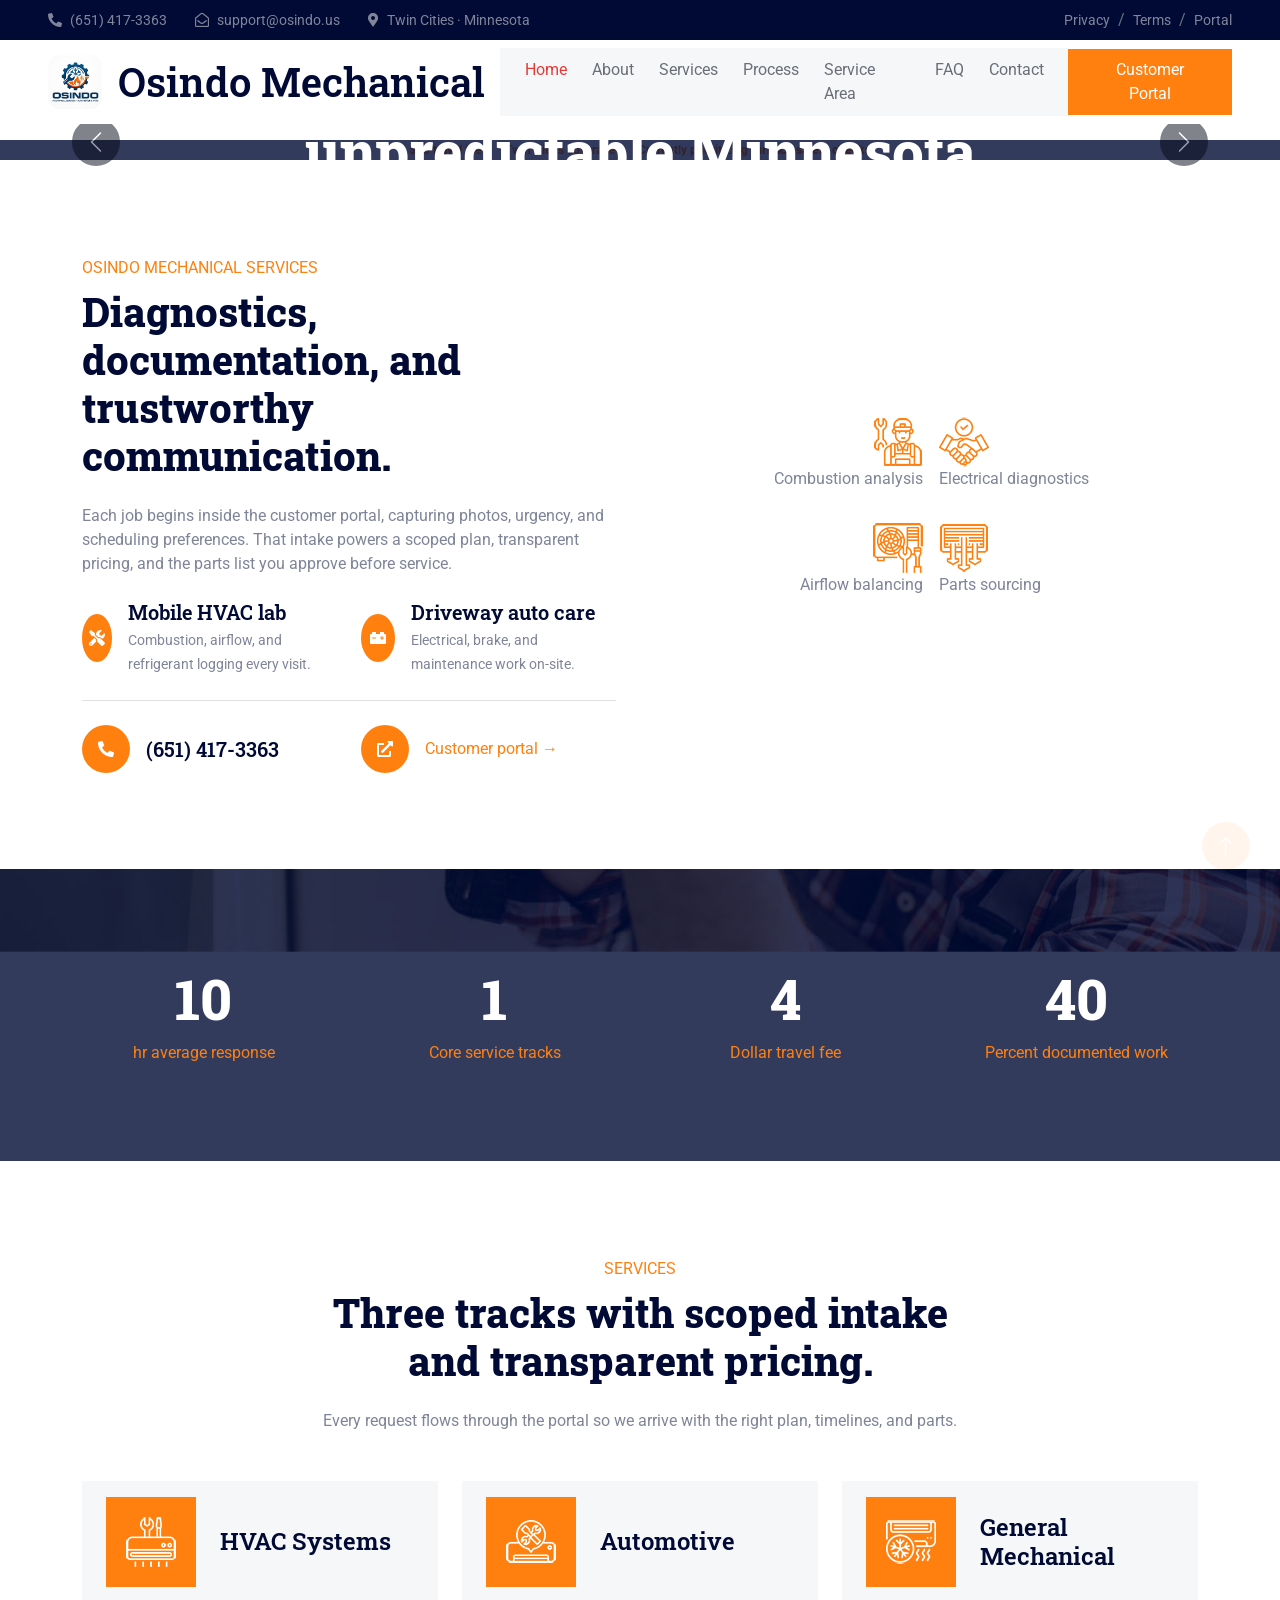
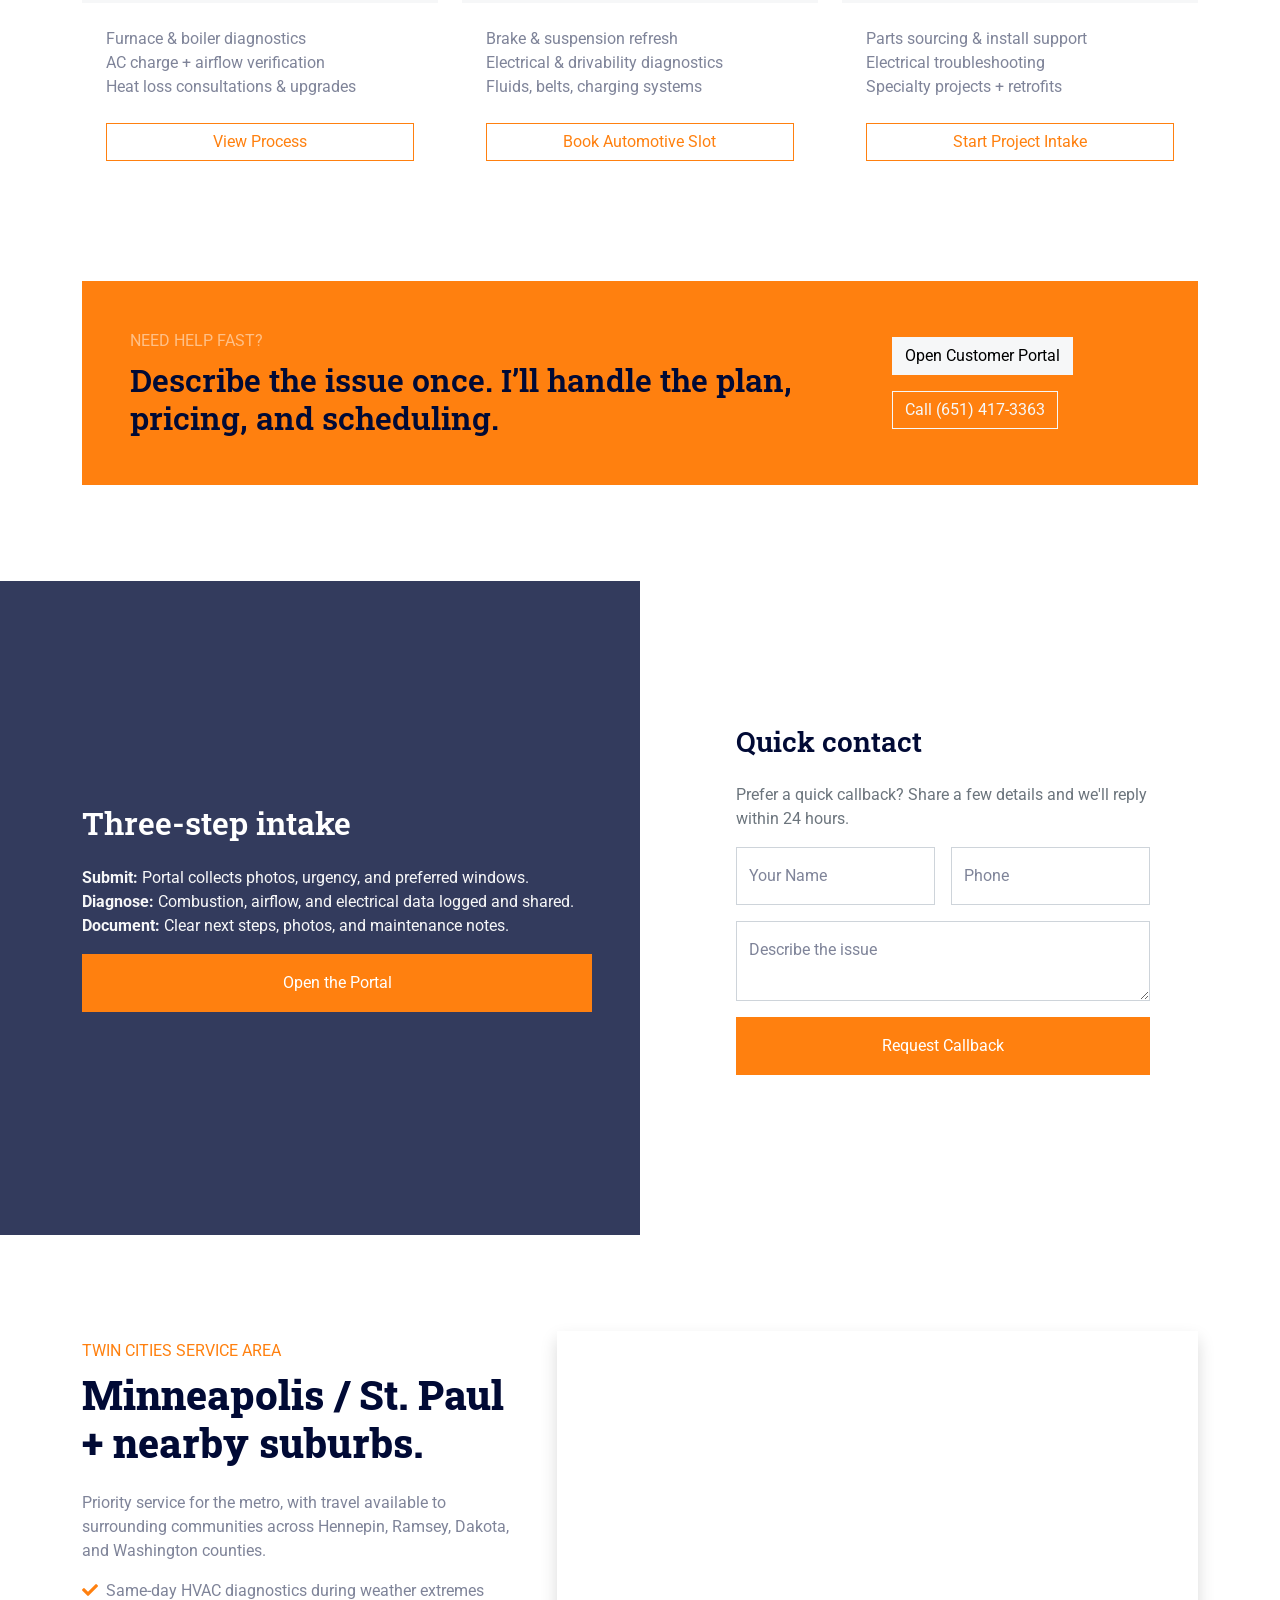
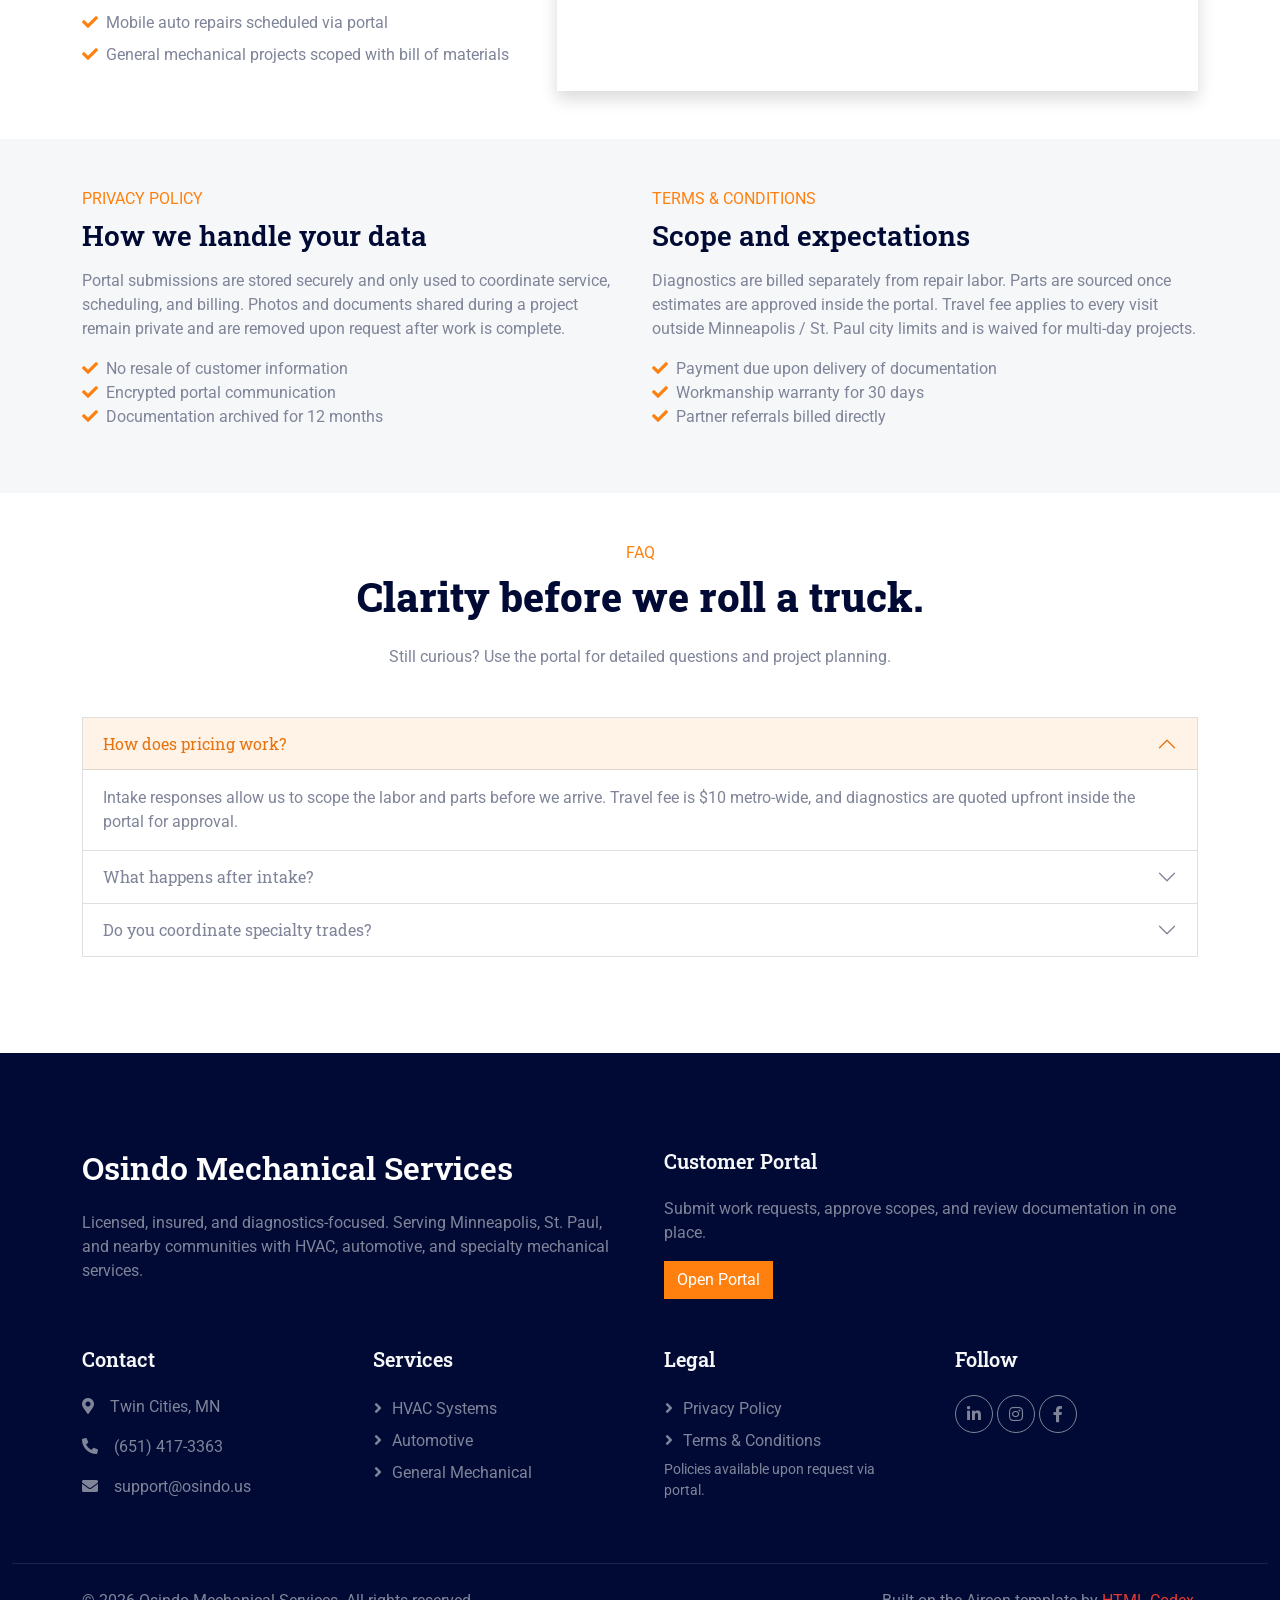
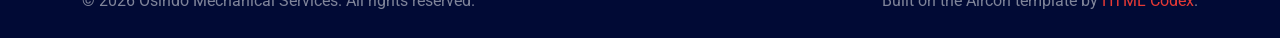
<file: index.html>
<!DOCTYPE html>
<html lang="en">

<head>
  <meta charset="utf-8" />
  <meta name="viewport" content="width=device-width, initial-scale=1" />
  <title>Osindo Mechanical Services | HVAC · Auto · General Repair</title>
  <meta name="description" content="Osindo Mechanical Services provides diagnostics-first HVAC, automotive, and general mechanical repairs across the Twin Cities with transparent scopes and portal-based communication." />
  <meta name="keywords" content="Osindo Mechanical Services, Minnesota HVAC, automotive repair, mechanical contractor, Twin Cities" />
  <link rel="canonical" href="https://osindo.us" />
  <meta property="og:type" content="website" />
  <meta property="og:title" content="Osindo Mechanical Services" />
  <meta property="og:description" content="Diagnostics, documentation, and honest repair service for HVAC, vehicles, and mechanical projects in Minneapolis / St. Paul." />
  <meta property="og:url" content="https://osindo.us" />
  <meta property="og:image" content="https://osindo.us/assets/main-logo.jpeg" />
  <link rel="icon" type="image/png" href="assets/favicon.png" />
  <link rel="manifest" href="manifest.json" />

  <!-- Google Fonts -->
  <link rel="preconnect" href="https://fonts.googleapis.com" />
  <link rel="preconnect" href="https://fonts.gstatic.com" crossorigin />
  <link href="https://fonts.googleapis.com/css2?family=Roboto+Slab:wght@400;600;800&family=Roboto:wght@400;500;700&display=swap" rel="stylesheet" />

  <!-- Icon Fonts -->
  <link rel="stylesheet" href="https://cdnjs.cloudflare.com/ajax/libs/font-awesome/5.10.0/css/all.min.css" />
  <link rel="stylesheet" href="https://cdn.jsdelivr.net/npm/bootstrap-icons@1.4.1/font/bootstrap-icons.css" />

  <!-- Libraries -->
  <link rel="stylesheet" href="lib/animate/animate.min.css" />
  <link rel="stylesheet" href="lib/owlcarousel/assets/owl.carousel.min.css" />

  <!-- Theme Styles -->
  <link rel="stylesheet" href="css/bootstrap.min.css" />
  <link rel="stylesheet" href="css/style.css" />

  <script type="application/ld+json">
    {
      "@context": "https://schema.org",
      "@type": "HVACBusiness",
      "name": "Osindo Mechanical Services",
      "url": "https://osindo.us",
      "logo": "https://osindo.us/assets/main-logo.jpeg",
      "priceRange": "$$",
      "areaServed": "Minneapolis-Saint Paul",
      "telephone": "+16514173363",
      "serviceType": [
        "HVAC diagnostics",
        "Automotive repair",
        "General mechanical projects"
      ]
    }
  </script>
</head>

<body>
  <!-- Spinner -->
  <div id="spinner" class="show bg-white position-fixed translate-middle w-100 vh-100 top-50 start-50 d-flex align-items-center justify-content-center">
    <div class="spinner-grow text-primary" role="status"></div>
  </div>

  <!-- Topbar -->
  <div class="container-fluid bg-dark text-white-50 py-2 px-0 d-none d-lg-block">
    <div class="row gx-0 align-items-center">
      <div class="col-lg-8 px-5 text-start">
        <div class="h-100 d-inline-flex align-items-center me-4">
          <small class="fa fa-phone-alt me-2"></small>
          <small>(651) 417-3363</small>
        </div>
        <div class="h-100 d-inline-flex align-items-center me-4">
          <small class="far fa-envelope-open me-2"></small>
          <small>support@osindo.us</small>
        </div>
        <div class="h-100 d-inline-flex align-items-center">
          <small class="fa fa-map-marker-alt me-2"></small>
          <small>Twin Cities · Minnesota</small>
        </div>
      </div>
      <div class="col-lg-4 px-5 text-end">
        <ol class="breadcrumb justify-content-end mb-0">
          <li class="breadcrumb-item"><a class="text-white-50 small" href="#privacy">Privacy</a></li>
          <li class="breadcrumb-item"><a class="text-white-50 small" href="#terms">Terms</a></li>
          <li class="breadcrumb-item"><a class="text-white-50 small" href="https://osindosmechanicalservices.myassembly.com/login?step=signUp" target="_blank" rel="noopener">Portal</a></li>
        </ol>
      </div>
    </div>
  </div>

  <!-- Navbar -->
  <nav class="navbar navbar-expand-lg bg-white navbar-light sticky-top px-4 px-lg-5">
    <a href="#home" class="navbar-brand d-flex align-items-center">
      <img src="assets/main-logo.jpeg" alt="Osindo Mechanical Services logo" class="img-fluid me-3" style="width: 54px; height: 54px; object-fit: cover; border-radius: 12px;" />
      <h1 class="m-0">Osindo Mechanical</h1>
    </a>
    <button class="navbar-toggler" type="button" data-bs-toggle="collapse" data-bs-target="#navbarCollapse" aria-controls="navbarCollapse" aria-expanded="false" aria-label="Toggle navigation">
      <span class="navbar-toggler-icon"></span>
    </button>
    <div class="collapse navbar-collapse" id="navbarCollapse">
      <div class="navbar-nav mx-auto bg-light pe-4 py-3 py-lg-0">
        <a href="#home" class="nav-item nav-link active">Home</a>
        <a href="#about" class="nav-item nav-link">About</a>
        <a href="#services" class="nav-item nav-link">Services</a>
        <a href="#process" class="nav-item nav-link">Process</a>
        <a href="#map" class="nav-item nav-link">Service Area</a>
        <a href="#faq" class="nav-item nav-link">FAQ</a>
        <a href="#contact" class="nav-item nav-link">Contact</a>
      </div>
      <div class="d-none d-lg-inline-flex align-items-center">
        <a class="btn btn-primary py-2 px-4" href="https://osindosmechanicalservices.myassembly.com/login?step=signUp" target="_blank" rel="noopener">Customer Portal</a>
      </div>
    </div>
  </nav>

  <!-- Hero Carousel -->
  <div id="home" class="container-fluid p-0 mb-5">
    <div id="heroCarousel" class="carousel slide" data-bs-ride="carousel">
      <div class="carousel-inner">
        <div class="carousel-item active">
          <div class="hero-slide bg-gradient position-relative">
            <div class="carousel-caption">
              <div class="container">
                <div class="row justify-content-center">
                  <div class="col-lg-8 pt-5">
                    <p class="text-uppercase text-white-50 mb-3">Diagnostics-first mechanical services</p>
                    <h1 class="display-4 text-white mb-4">HVAC, automotive, and mechanical solutions for unpredictable Minnesota weather.</h1>
                    <p class="fs-5 text-body mb-4 pb-2 mx-sm-5">Detailed intake, transparent pricing, and photo documentation delivered through the Osindo customer portal.</p>
                    <div class="d-flex flex-wrap justify-content-center gap-3">
                      <a href="https://osindosmechanicalservices.myassembly.com/login?step=signUp" target="_blank" rel="noopener" class="btn btn-primary py-3 px-5">Launch Customer Portal</a>
                      <a href="tel:6514173363" class="btn btn-outline-light py-3 px-5">Call (651) 417-3363</a>
                    </div>
                  </div>
                </div>
              </div>
            </div>
            <div class="hero-badges text-white d-flex flex-wrap justify-content-center gap-2 mt-3">
              <span class="badge bg-light text-primary">$10 travel fee</span>
              <span class="badge bg-light text-primary">Twin Cities coverage</span>
              <span class="badge bg-light text-primary" id="season-status">Prioritizing seasonal services</span>
            </div>
          </div>
        </div>
        <div class="carousel-item">
          <div class="hero-slide bg-gradient-alt position-relative">
            <div class="carousel-caption">
              <div class="container">
                <div class="row justify-content-center">
                  <div class="col-lg-8 pt-5">
                    <p class="text-uppercase text-white-50 mb-3">Portal-first communication</p>
                    <h1 class="display-4 text-white mb-4">Describe the issue once. Receive a scoped plan, timeframe, and bill of materials.</h1>
                    <p class="fs-5 text-body mb-4 pb-2 mx-sm-5">Serving homeowners, drivers, and small fleets with mobile diagnostics and on-site repair.</p>
                    <div class="d-flex flex-wrap justify-content-center gap-3">
                      <a href="#services" class="btn btn-primary py-3 px-5">Explore Services</a>
                      <a href="#map" class="btn btn-outline-light py-3 px-5">View Service Area</a>
                    </div>
                  </div>
                </div>
              </div>
            </div>
            <div class="hero-badges text-white d-flex flex-wrap justify-content-center gap-2 mt-3">
              <span class="badge bg-light text-primary">HVAC · Auto · Mechanical</span>
              <span class="badge bg-light text-primary">EPA & ASE experience</span>
            </div>
          </div>
        </div>
      </div>
      <button class="carousel-control-prev" type="button" data-bs-target="#heroCarousel" data-bs-slide="prev">
        <span class="carousel-control-prev-icon" aria-hidden="true"></span>
        <span class="visually-hidden">Previous</span>
      </button>
      <button class="carousel-control-next" type="button" data-bs-target="#heroCarousel" data-bs-slide="next">
        <span class="carousel-control-next-icon" aria-hidden="true"></span>
        <span class="visually-hidden">Next</span>
      </button>
    </div>
  </div>

  <!-- About -->
  <div id="about" class="container-xxl py-5">
    <div class="container">
      <div class="row g-5 align-items-center">
        <div class="col-lg-6 wow fadeInUp" data-wow-delay="0.1s">
          <p class="text-primary text-uppercase mb-2">Osindo Mechanical Services</p>
          <h2 class="display-6 mb-4">Diagnostics, documentation, and trustworthy communication.</h2>
          <p class="mb-4">Each job begins inside the customer portal, capturing photos, urgency, and scheduling preferences. That intake powers a scoped plan, transparent pricing, and the parts list you approve before service.</p>
          <div class="row g-4 mb-4">
            <div class="col-sm-6">
              <div class="d-flex align-items-center">
                <div class="btn-lg-square bg-primary rounded-circle me-3">
                  <i class="fa fa-tools text-white"></i>
                </div>
                <div>
                  <h5 class="mb-1">Mobile HVAC lab</h5>
                  <small>Combustion, airflow, and refrigerant logging every visit.</small>
                </div>
              </div>
            </div>
            <div class="col-sm-6">
              <div class="d-flex align-items-center">
                <div class="btn-lg-square bg-primary rounded-circle me-3">
                  <i class="fa fa-car-battery text-white"></i>
                </div>
                <div>
                  <h5 class="mb-1">Driveway auto care</h5>
                  <small>Electrical, brake, and maintenance work on-site.</small>
                </div>
              </div>
            </div>
          </div>
          <div class="border-top mt-4 pt-4">
            <div class="row">
              <div class="col-sm-6">
                <div class="d-flex align-items-center">
                  <div class="btn-lg-square bg-primary rounded-circle me-3">
                    <i class="fa fa-phone-alt text-white"></i>
                  </div>
                  <h5 class="mb-0">(651) 417-3363</h5>
                </div>
              </div>
              <div class="col-sm-6">
                <div class="d-flex align-items-center">
                  <div class="btn-lg-square bg-primary rounded-circle me-3">
                    <i class="fa fa-external-link-alt text-white"></i>
                  </div>
                  <a class="fw-semibold" href="https://osindosmechanicalservices.myassembly.com/login?step=signUp" target="_blank" rel="noopener">Customer portal →</a>
                </div>
              </div>
            </div>
          </div>
        </div>
        <div class="col-lg-6 wow fadeInUp" data-wow-delay="0.5s">
          <div class="row g-3">
            <div class="col-6 text-end">
              <div class="icon-card">
                <img src="img/icon/icon-07-primary.png" alt="Icon" class="img-fluid" />
                <p>Combustion analysis</p>
              </div>
            </div>
            <div class="col-6 text-start">
              <div class="icon-card">
                <img src="img/icon/icon-08-primary.png" alt="Icon" class="img-fluid" />
                <p>Electrical diagnostics</p>
              </div>
            </div>
            <div class="col-6 text-end">
              <div class="icon-card">
                <img src="img/icon/icon-05-primary.png" alt="Icon" class="img-fluid" />
                <p>Airflow balancing</p>
              </div>
            </div>
            <div class="col-6 text-start">
              <div class="icon-card">
                <img src="img/icon/icon-04-primary.png" alt="Icon" class="img-fluid" />
                <p>Parts sourcing</p>
              </div>
            </div>
          </div>
        </div>
      </div>
    </div>
  </div>

  <!-- Facts -->
  <div class="container-fluid facts my-5 py-5" data-parallax="scroll" data-image-src="img/carousel-1.jpg">
    <div class="container py-5">
      <div class="row g-5 text-center">
        <div class="col-sm-6 col-lg-3 wow fadeIn" data-wow-delay="0.1s">
          <h1 class="display-4 text-white" data-toggle="counter-up">24</h1>
          <span class="text-primary">hr average response</span>
        </div>
        <div class="col-sm-6 col-lg-3 wow fadeIn" data-wow-delay="0.3s">
          <h1 class="display-4 text-white" data-toggle="counter-up">3</h1>
          <span class="text-primary">Core service tracks</span>
        </div>
        <div class="col-sm-6 col-lg-3 wow fadeIn" data-wow-delay="0.5s">
          <h1 class="display-4 text-white" data-toggle="counter-up">10</h1>
          <span class="text-primary">Dollar travel fee</span>
        </div>
        <div class="col-sm-6 col-lg-3 wow fadeIn" data-wow-delay="0.7s">
          <h1 class="display-4 text-white" data-toggle="counter-up">100</h1>
          <span class="text-primary">Percent documented work</span>
        </div>
      </div>
    </div>
  </div>

  <!-- Services Overview -->
  <div id="services" class="container-xxl py-5">
    <div class="container">
      <div class="text-center mx-auto wow fadeInUp" data-wow-delay="0.1s" style="max-width: 640px;">
        <p class="text-primary text-uppercase mb-2">Services</p>
        <h2 class="display-6 mb-4">Three tracks with scoped intake and transparent pricing.</h2>
        <p class="mb-5">Every request flows through the portal so we arrive with the right plan, timelines, and parts.</p>
      </div>
      <div class="row g-4 justify-content-center">
        <div class="col-lg-4 col-md-6 wow fadeInUp" data-wow-delay="0.1s">
          <div class="service-item h-100">
            <div class="d-flex align-items-center bg-light px-4 py-3">
              <div class="service-icon flex-shrink-0 bg-primary">
                <img class="img-fluid" src="img/icon/icon-01-light.png" alt="HVAC icon" />
              </div>
              <h4 class="mb-0 ms-4">HVAC Systems</h4>
            </div>
            <div class="p-4">
              <ul class="list-unstyled mb-4">
                <li>Furnace & boiler diagnostics</li>
                <li>AC charge + airflow verification</li>
                <li>Heat loss consultations & upgrades</li>
              </ul>
              <a class="btn btn-outline-primary w-100" href="#process">View Process</a>
            </div>
          </div>
        </div>
        <div class="col-lg-4 col-md-6 wow fadeInUp" data-wow-delay="0.3s">
          <div class="service-item h-100">
            <div class="d-flex align-items-center bg-light px-4 py-3">
              <div class="service-icon flex-shrink-0 bg-primary">
                <img class="img-fluid" src="img/icon/icon-02-light.png" alt="Auto icon" />
              </div>
              <h4 class="mb-0 ms-4">Automotive</h4>
            </div>
            <div class="p-4">
              <ul class="list-unstyled mb-4">
                <li>Brake & suspension refresh</li>
                <li>Electrical & drivability diagnostics</li>
                <li>Fluids, belts, charging systems</li>
              </ul>
              <a class="btn btn-outline-primary w-100" href="https://osindosmechanicalservices.myassembly.com/login?step=signUp" target="_blank" rel="noopener">Book Automotive Slot</a>
            </div>
          </div>
        </div>
        <div class="col-lg-4 col-md-6 wow fadeInUp" data-wow-delay="0.5s">
          <div class="service-item h-100">
            <div class="d-flex align-items-center bg-light px-4 py-3">
              <div class="service-icon flex-shrink-0 bg-primary">
                <img class="img-fluid" src="img/icon/icon-03-light.png" alt="Mechanical icon" />
              </div>
              <h4 class="mb-0 ms-4">General Mechanical</h4>
            </div>
            <div class="p-4">
              <ul class="list-unstyled mb-4">
                <li>Parts sourcing & install support</li>
                <li>Electrical troubleshooting</li>
                <li>Specialty projects + retrofits</li>
              </ul>
              <a class="btn btn-outline-primary w-100" href="https://osindosmechanicalservices.myassembly.com/login?step=signUp" target="_blank" rel="noopener">Start Project Intake</a>
            </div>
          </div>
        </div>
      </div>
    </div>
  </div>

  <!-- CTA Banner -->
  <div class="container-xxl py-5">
    <div class="container">
      <div class="bg-primary text-light p-5 rounded d-flex flex-column flex-lg-row align-items-start align-items-lg-center justify-content-between gap-4">
        <div>
          <p class="text-uppercase text-white-50 mb-2">Need help fast?</p>
          <h2 class="mb-0">Describe the issue once. I’ll handle the plan, pricing, and scheduling.</h2>
        </div>
        <div class="d-flex flex-wrap gap-3">
          <a class="btn btn-light" href="https://osindosmechanicalservices.myassembly.com/login?step=signUp" target="_blank" rel="noopener">Open Customer Portal</a>
          <a class="btn btn-outline-light" href="tel:6514173363">Call (651) 417-3363</a>
        </div>
      </div>
    </div>
  </div>

  <!-- Process / CTA -->
  <div id="process" class="container-fluid overflow-hidden my-5 px-lg-0">
    <div class="container quote px-lg-0">
      <div class="row g-0 mx-lg-0">
        <div class="col-lg-6 quote-text" data-parallax="scroll" data-image-src="img/carousel-2.jpg">
          <div class="h-100 px-4 px-sm-5 ps-lg-0 wow fadeIn" data-wow-delay="0.1s">
            <h2 class="text-white mb-4">Three-step intake</h2>
            <ul class="text-light leadflow list-unstyled">
              <li><strong>Submit:</strong> Portal collects photos, urgency, and preferred windows.</li>
              <li><strong>Diagnose:</strong> Combustion, airflow, and electrical data logged and shared.</li>
              <li><strong>Document:</strong> Clear next steps, photos, and maintenance notes.</li>
            </ul>
            <a href="https://osindosmechanicalservices.myassembly.com/login?step=signUp" target="_blank" rel="noopener" class="btn btn-primary py-3 px-5">Open the Portal</a>
          </div>
        </div>
        <div id="contact" class="col-lg-6 quote-form" data-parallax="scroll" data-image-src="img/carousel-1.jpg">
          <div class="h-100 px-4 px-sm-5 pe-lg-0 wow fadeIn" data-wow-delay="0.5s">
            <div class="bg-white p-4 p-sm-5">
              <h3 class="mb-4">Quick contact</h3>
              <p class="text-muted">Prefer a quick callback? Share a few details and we'll reply within 24 hours.</p>
              <form class="contact-form" name="contact-form">
                <div class="row g-3">
                  <div class="col-sm-6">
                    <div class="form-floating">
                      <input type="text" class="form-control" id="name" placeholder="Name" required />
                      <label for="name">Your Name</label>
                    </div>
                  </div>
                  <div class="col-sm-6">
                    <div class="form-floating">
                      <input type="tel" class="form-control" id="phone" placeholder="Phone" required />
                      <label for="phone">Phone</label>
                    </div>
                  </div>
                  <div class="col-12">
                    <div class="form-floating">
                      <textarea class="form-control" placeholder="Message" id="message" style="height: 80px" required></textarea>
                      <label for="message">Describe the issue</label>
                    </div>
                  </div>
                  <div class="col-12">
                    <button class="btn btn-primary py-3 px-5 w-100" type="submit">Request Callback</button>
                  </div>
                </div>
              </form>
              <p class="form-status mt-3" role="status" aria-live="polite"></p>
            </div>
          </div>
        </div>
      </div>
    </div>
  </div>

  <!-- Map Section -->
  <div id="map" class="container-xxl py-5">
    <div class="container">
      <div class="row g-4 align-items-center">
        <div class="col-lg-5">
          <p class="text-primary text-uppercase mb-2">Twin Cities Service Area</p>
          <h2 class="display-6 mb-4">Minneapolis / St. Paul + nearby suburbs.</h2>
          <p>Priority service for the metro, with travel available to surrounding communities across Hennepin, Ramsey, Dakota, and Washington counties.</p>
          <ul class="list-unstyled">
            <li class="mb-2"><i class="fa fa-check text-primary me-2"></i>Same-day HVAC diagnostics during weather extremes</li>
            <li class="mb-2"><i class="fa fa-check text-primary me-2"></i>Mobile auto repairs scheduled via portal</li>
            <li class="mb-2"><i class="fa fa-check text-primary me-2"></i>General mechanical projects scoped with bill of materials</li>
          </ul>
        </div>
        <div class="col-lg-7">
          <div class="ratio ratio-16x9 rounded overflow-hidden shadow">
            <iframe title="Twin Cities service area" src="https://www.google.com/maps/embed?pb=!1m18!1m12!1m3!1d563890.4742340204!2d-93.87333193889302!3d44.969026232091176!2m3!1f0!2f0!3f0!3m2!1i1024!2i768!4f13.1!3m3!1m2!1s0x52b333909e17f88d%3A0xad8b9cb7568ab3b4!2sTwin%20Cities%2C%20MN!5e0!3m2!1sen!2sus!4v1709770000000!5m2!1sen!2sus" style="border:0;" allowfullscreen="" loading="lazy" referrerpolicy="no-referrer-when-downgrade"></iframe>
          </div>
        </div>
      </div>
    </div>
  </div>

  <!-- Legal -->
  <div class="container-xxl py-5 bg-light" id="legal">
    <div class="container">
      <div class="row g-4">
        <div class="col-lg-6" id="privacy">
          <p class="text-primary text-uppercase mb-2">Privacy Policy</p>
          <h3 class="mb-3">How we handle your data</h3>
          <p>Portal submissions are stored securely and only used to coordinate service, scheduling, and billing. Photos and documents shared during a project remain private and are removed upon request after work is complete.</p>
          <ul class="list-unstyled">
            <li><i class="fa fa-check text-primary me-2"></i>No resale of customer information</li>
            <li><i class="fa fa-check text-primary me-2"></i>Encrypted portal communication</li>
            <li><i class="fa fa-check text-primary me-2"></i>Documentation archived for 12 months</li>
          </ul>
        </div>
        <div class="col-lg-6" id="terms">
          <p class="text-primary text-uppercase mb-2">Terms & Conditions</p>
          <h3 class="mb-3">Scope and expectations</h3>
          <p>Diagnostics are billed separately from repair labor. Parts are sourced once estimates are approved inside the portal. Travel fee applies to every visit outside Minneapolis / St. Paul city limits and is waived for multi-day projects.</p>
          <ul class="list-unstyled">
            <li><i class="fa fa-check text-primary me-2"></i>Payment due upon delivery of documentation</li>
            <li><i class="fa fa-check text-primary me-2"></i>Workmanship warranty for 30 days</li>
            <li><i class="fa fa-check text-primary me-2"></i>Partner referrals billed directly</li>
          </ul>
        </div>
      </div>
    </div>
  </div>

  <!-- FAQ -->
  <div id="faq" class="container-xxl py-5">
    <div class="container">
      <div class="text-center mx-auto mb-5" style="max-width: 640px;">
        <p class="text-primary text-uppercase mb-2">FAQ</p>
        <h2 class="display-6 mb-4">Clarity before we roll a truck.</h2>
        <p>Still curious? Use the portal for detailed questions and project planning.</p>
      </div>
      <div class="accordion" id="faqAccordion">
        <div class="accordion-item">
          <h2 class="accordion-header" id="faqOne">
            <button class="accordion-button" type="button" data-bs-toggle="collapse" data-bs-target="#answerOne" aria-expanded="true" aria-controls="answerOne">
              How does pricing work?
            </button>
          </h2>
          <div id="answerOne" class="accordion-collapse collapse show" aria-labelledby="faqOne" data-bs-parent="#faqAccordion">
            <div class="accordion-body">
              Intake responses allow us to scope the labor and parts before we arrive. Travel fee is $10 metro-wide, and diagnostics are quoted upfront inside the portal for approval.
            </div>
          </div>
        </div>
        <div class="accordion-item">
          <h2 class="accordion-header" id="faqTwo">
            <button class="accordion-button collapsed" type="button" data-bs-toggle="collapse" data-bs-target="#answerTwo" aria-expanded="false" aria-controls="answerTwo">
              What happens after intake?
            </button>
          </h2>
          <div id="answerTwo" class="accordion-collapse collapse" aria-labelledby="faqTwo" data-bs-parent="#faqAccordion">
            <div class="accordion-body">
              You receive a written plan covering diagnostics, target timelines, and requested parts. We confirm in the portal, then keep documentation updated during the job with photos.
            </div>
          </div>
        </div>
        <div class="accordion-item">
          <h2 class="accordion-header" id="faqThree">
            <button class="accordion-button collapsed" type="button" data-bs-toggle="collapse" data-bs-target="#answerThree" aria-expanded="false" aria-controls="answerThree">
              Do you coordinate specialty trades?
            </button>
          </h2>
          <div id="answerThree" class="accordion-collapse collapse" aria-labelledby="faqThree" data-bs-parent="#faqAccordion">
            <div class="accordion-body">
              Yes. When projects require electricians, plumbers, or concrete specialists, we refer trusted partners, coordinate scheduling, and share documentation so everyone stays aligned.
            </div>
          </div>
        </div>
      </div>
    </div>
  </div>

  <!-- Footer -->
  <div class="container-fluid bg-dark footer mt-5 pt-5 wow fadeIn" data-wow-delay="0.1s">
    <div class="container py-5">
      <div class="row g-5">
        <div class="col-md-6">
          <h2 class="text-white mb-4">Osindo Mechanical Services</h2>
          <p>Licensed, insured, and diagnostics-focused. Serving Minneapolis, St. Paul, and nearby communities with HVAC, automotive, and specialty mechanical services.</p>
        </div>
        <div class="col-md-6">
          <h5 class="text-light mb-4">Customer Portal</h5>
          <p>Submit work requests, approve scopes, and review documentation in one place.</p>
          <a class="btn btn-primary" href="https://osindosmechanicalservices.myassembly.com/login?step=signUp" target="_blank" rel="noopener">Open Portal</a>
        </div>
        <div class="col-lg-3 col-md-6">
          <h5 class="text-light mb-4">Contact</h5>
          <p><i class="fa fa-map-marker-alt me-3"></i>Twin Cities, MN</p>
          <p><i class="fa fa-phone-alt me-3"></i>(651) 417-3363</p>
          <p><i class="fa fa-envelope me-3"></i>support@osindo.us</p>
        </div>
        <div class="col-lg-3 col-md-6">
          <h5 class="text-light mb-4">Services</h5>
          <a class="btn btn-link" href="#services">HVAC Systems</a>
          <a class="btn btn-link" href="#services">Automotive</a>
          <a class="btn btn-link" href="#services">General Mechanical</a>
        </div>
        <div class="col-lg-3 col-md-6">
          <h5 class="text-light mb-4">Legal</h5>
          <a class="btn btn-link" href="#privacy">Privacy Policy</a>
          <a class="btn btn-link" href="#terms">Terms & Conditions</a>
          <small class="text-white-50 d-block">Policies available upon request via portal.</small>
        </div>
        <div class="col-lg-3 col-md-6">
          <h5 class="text-light mb-4">Follow</h5>
          <div class="d-flex">
            <a class="btn btn-square rounded-circle me-1" href="https://www.linkedin.com" target="_blank" rel="noopener"><i class="fab fa-linkedin-in"></i></a>
            <a class="btn btn-square rounded-circle me-1" href="https://www.instagram.com" target="_blank" rel="noopener"><i class="fab fa-instagram"></i></a>
            <a class="btn btn-square rounded-circle me-1" href="https://www.facebook.com" target="_blank" rel="noopener"><i class="fab fa-facebook-f"></i></a>
          </div>
        </div>
      </div>
    </div>
    <div class="container-fluid copyright">
      <div class="container">
        <div class="row">
          <div class="col-md-8 text-center text-md-start mb-3 mb-md-0">
            &copy; <span id="year"></span> Osindo Mechanical Services. All rights reserved.
          </div>
          <div class="col-md-4 text-center text-md-end">
            Built on the Aircon template by <a href="https://htmlcodex.com" target="_blank" rel="noopener">HTML Codex</a>.
          </div>
        </div>
      </div>
    </div>
  </div>

  <a href="#home" class="btn btn-lg btn-primary btn-lg-square rounded-circle back-to-top"><i class="bi bi-arrow-up"></i></a>

  <!-- Scripts -->
  <script src="https://code.jquery.com/jquery-3.4.1.min.js"></script>
  <script src="https://cdn.jsdelivr.net/npm/bootstrap@5.0.0/dist/js/bootstrap.bundle.min.js"></script>
  <script src="lib/wow/wow.min.js"></script>
  <script src="lib/easing/easing.min.js"></script>
  <script src="lib/waypoints/waypoints.min.js"></script>
  <script src="lib/owlcarousel/owl.carousel.min.js"></script>
  <script src="lib/counterup/counterup.min.js"></script>
  <script src="lib/parallax/parallax.min.js"></script>
  <script src="js/main.js"></script>
  <script src="script.js"></script>
</body>

</html>
</file>
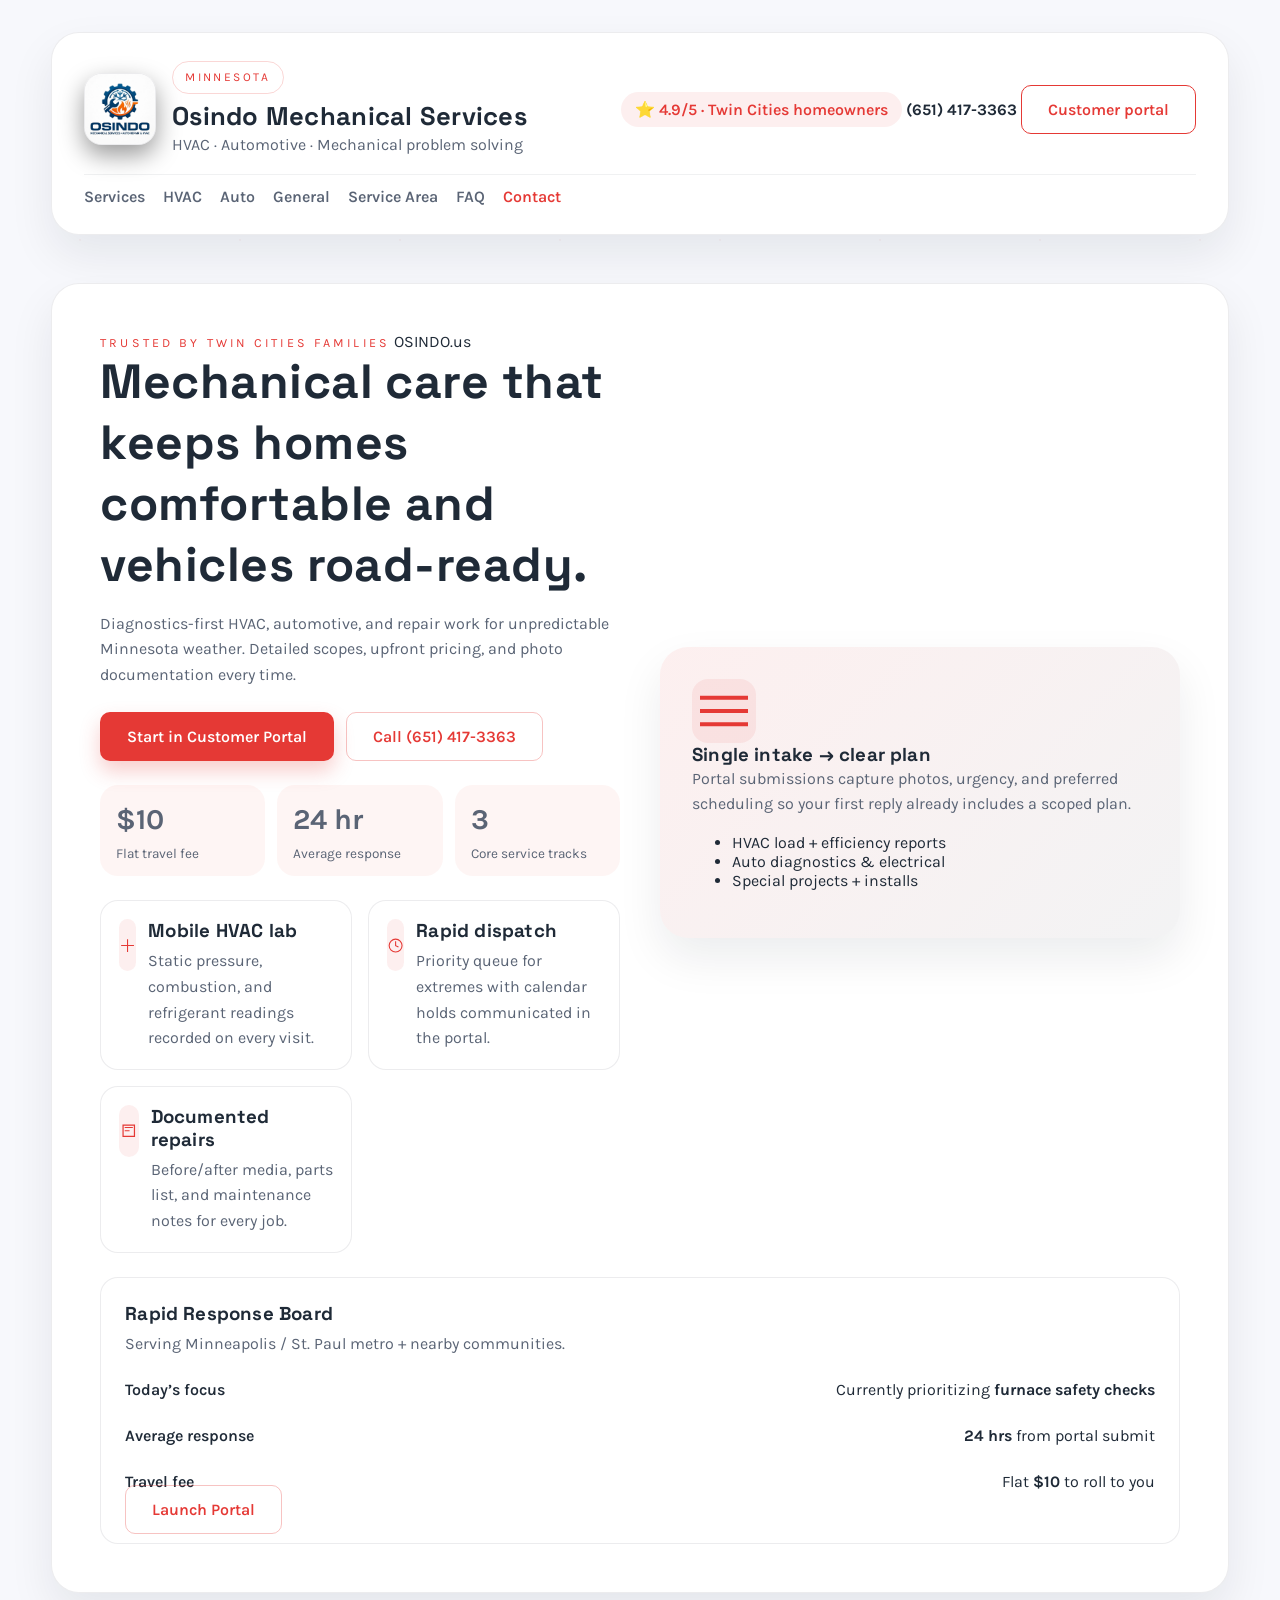
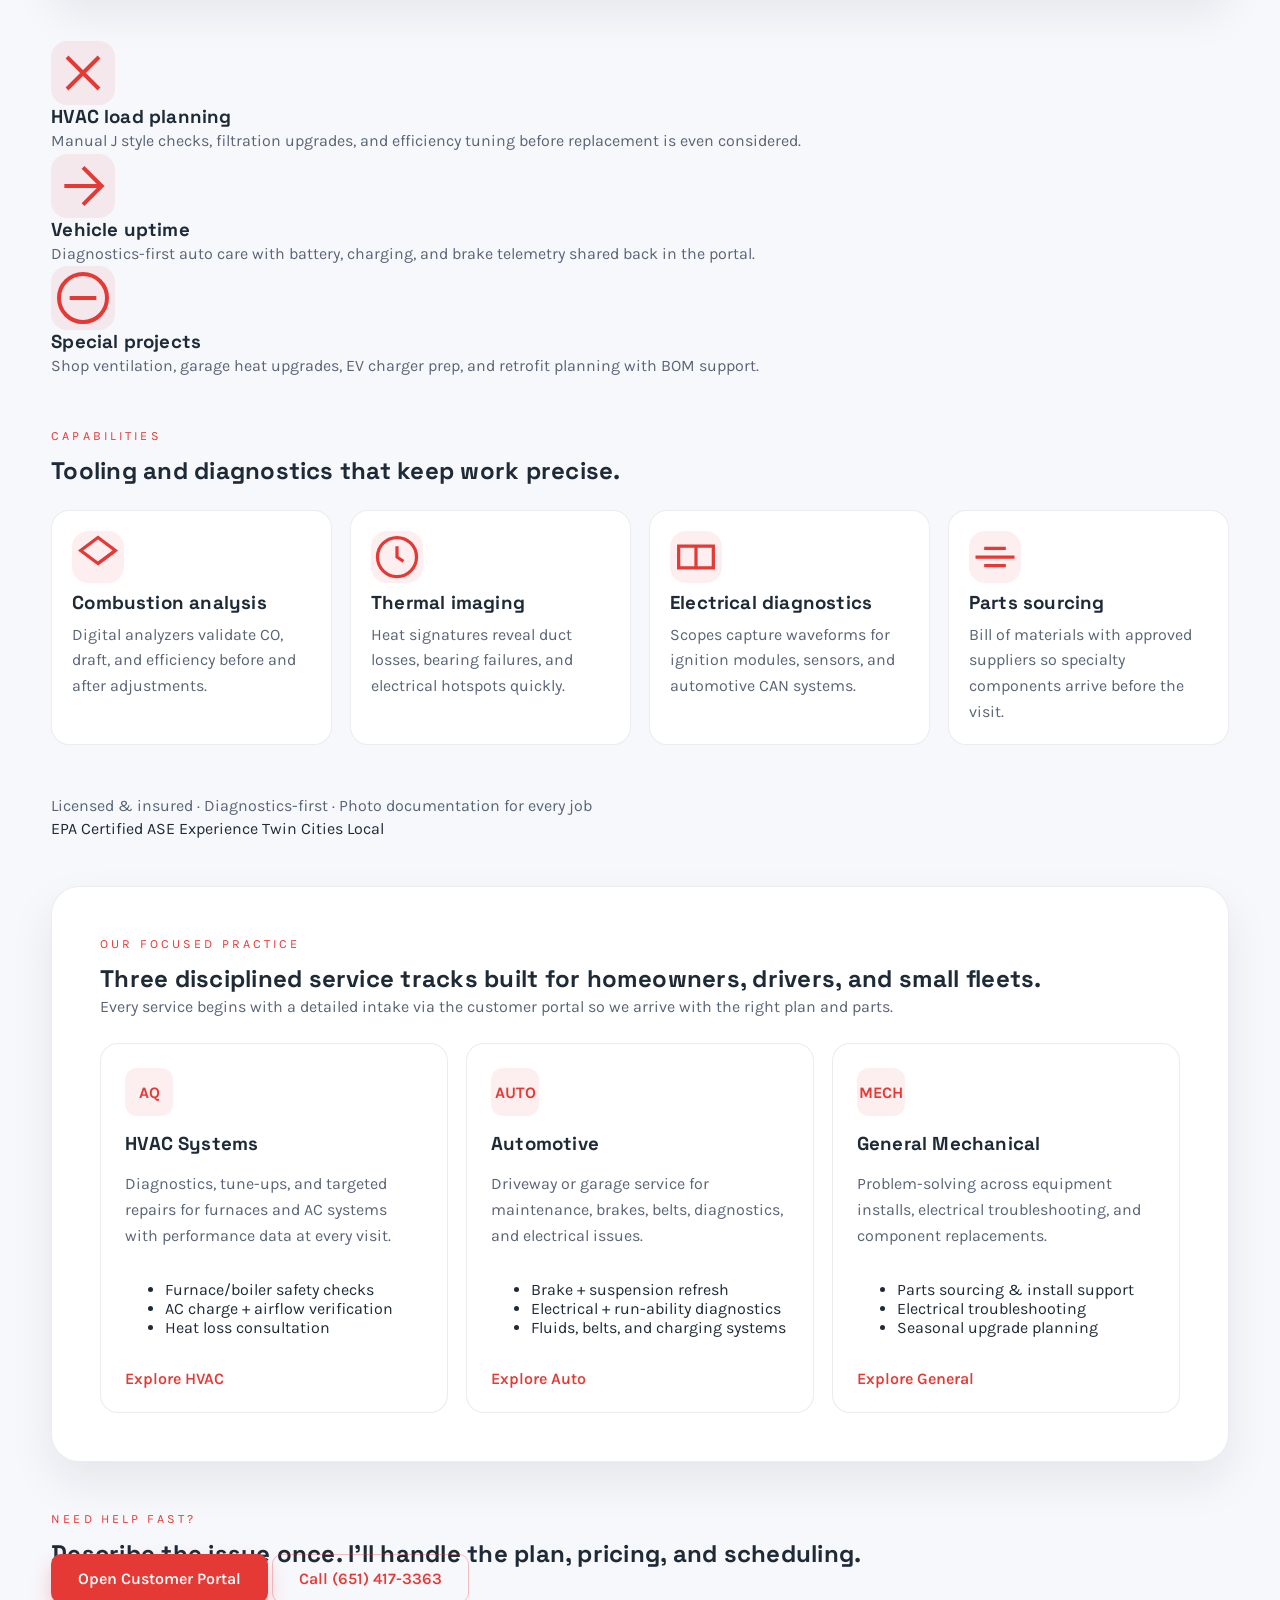
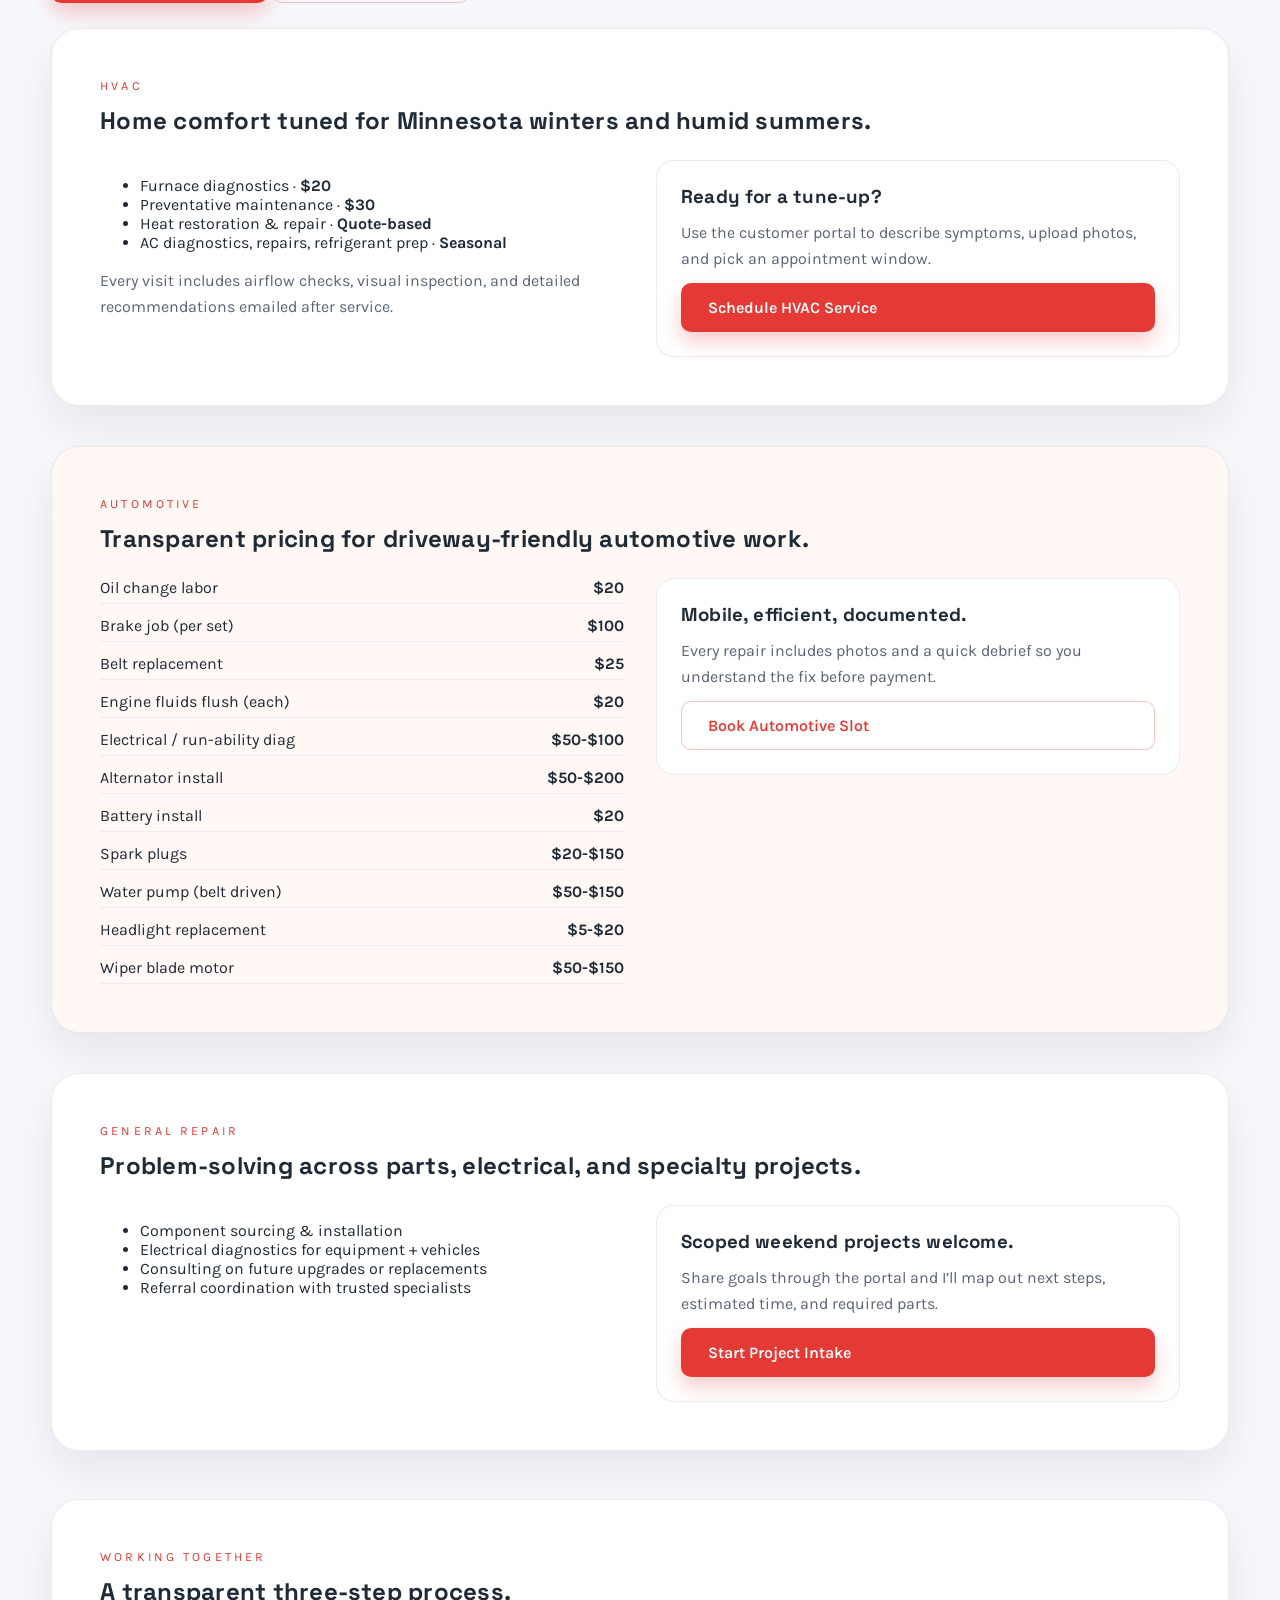
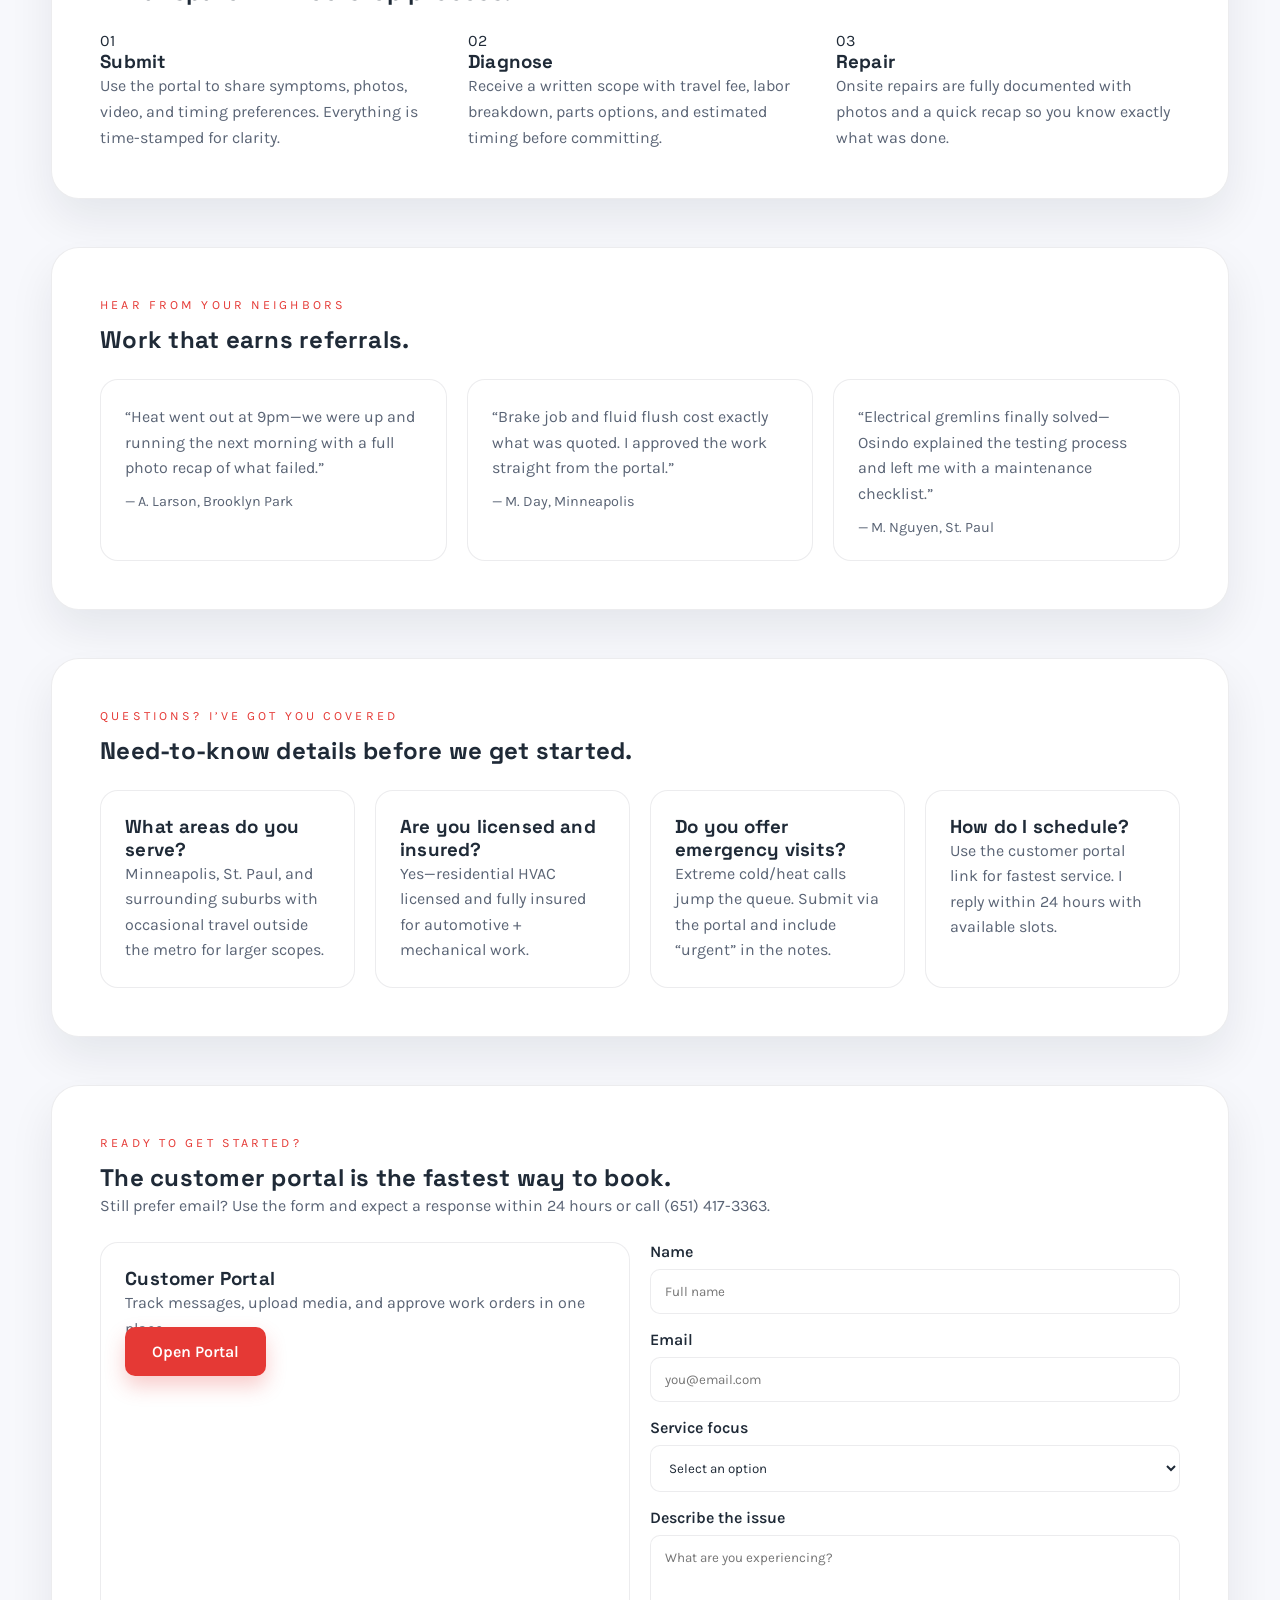
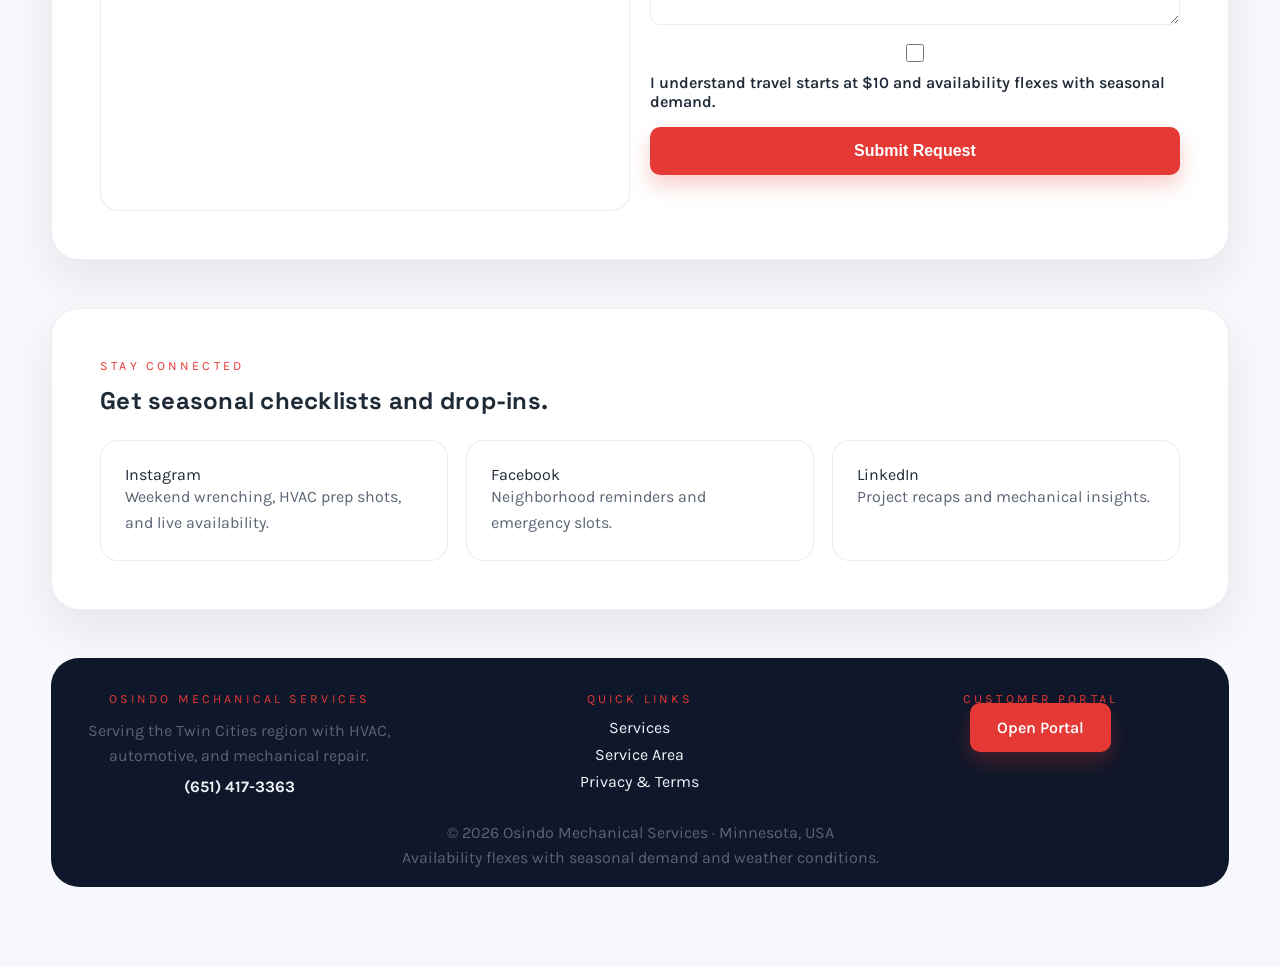
<file: legacy-index.html>
<!DOCTYPE html>
<html lang="en">
<head>
  <meta charset="UTF-8" />
  <meta name="viewport" content="width=device-width, initial-scale=1.0" />
  <title>Osindo Mechanical Services | HVAC · Auto · General Repair</title>
  <meta name="description" content="Osindo Mechanical Services delivers honest HVAC, automotive, and general repair solutions across Minnesota with seasonal availability and transparent pricing." />
  <meta name="keywords" content="Osindo Mechanical Services, Minnesota HVAC, automotive repair, furnace maintenance, AC diagnosis, brake jobs, mobile mechanic" />
  <meta name="author" content="Osindo Mechanical Services" />
  <meta name="robots" content="index, follow" />
  <meta name="theme-color" content="#040c0f" />
  <link rel="canonical" href="https://osindo.us" />
  <link rel="icon" type="image/png" href="assets/favicon.png" />
  <link rel="manifest" href="manifest.json" />
  <meta property="og:type" content="website" />
  <meta property="og:title" content="Osindo Mechanical Services | HVAC · Auto · General Repair" />
  <meta property="og:description" content="Certified HVAC technician and automotive specialist offering honest, seasonal mechanical services throughout Minnesota." />
  <meta property="og:url" content="https://osindo.us" />
  <meta property="og:image" content="https://osindo.us/assets/main-logo.jpeg" />
  <meta name="twitter:card" content="summary_large_image" />
  <meta name="twitter:title" content="Osindo Mechanical Services" />
  <meta name="twitter:description" content="HVAC, automotive, and general repair work with transparent pricing in Minnesota." />
  <meta name="twitter:image" content="https://osindo.us/assets/main-logo.jpeg" />
  <link rel="preconnect" href="https://fonts.googleapis.com" />
  <link rel="preconnect" href="https://fonts.gstatic.com" crossorigin />
  <link href="https://fonts.googleapis.com/css2?family=Space+Grotesk:wght@400;500;600;700&family=Karla:wght@400;500;600&display=swap" rel="stylesheet" />
  <link rel="stylesheet" href="styles.css" />
  <script defer src="script.js"></script>
  <script type="application/ld+json">
    {
      "@context": "https://schema.org",
      "@type": "HVACBusiness",
      "name": "Osindo Mechanical Services",
      "image": "https://osindo.us/assets/main-logo.jpeg",
      "url": "https://osindo.us",
      "address": {
        "@type": "PostalAddress",
        "addressRegion": "MN",
        "addressCountry": "US"
      },
      "priceRange": "$$",
      "description": "Certified residential HVAC technician offering automotive and general repair services with transparent pricing across Minnesota.",
      "areaServed": "Minnesota",
      "serviceType": [
        "HVAC diagnosis",
        "Furnace maintenance",
        "Automotive repairs",
        "General mechanical consulting"
      ],
      "sameAs": [
        "https://osindo.us"
      ]
    }
  </script>
</head>
<body>
  <div class="texture"></div>
  <header class="site-header">
    <div class="header-row">
      <div class="brand-block">
        <img src="assets/main-logo.jpeg" alt="Osindo Mechanical Services logo" class="brand__logo" loading="lazy" />
        <div>
          <p class="badge">Minnesota</p>
          <h1>Osindo Mechanical Services</h1>
          <p class="subheading">HVAC · Automotive · Mechanical problem solving</p>
        </div>
      </div>
      <div class="header-cta">
        <span class="rating-chip">⭐ 4.9/5 · Twin Cities homeowners</span>
        <a class="header-phone" href="tel:6514173363">(651) 417-3363</a>
        <a class="button outline" href="https://osindosmechanicalservices.myassembly.com/login?step=signUp" target="_blank" rel="noopener">Customer portal</a>
      </div>
    </div>
    <div class="header-row nav-row">
      <button class="nav-toggle" aria-expanded="false" aria-label="Toggle navigation">
        <span></span><span></span><span></span>
      </button>
      <nav class="main-nav" aria-label="Primary">
        <a href="#services">Services</a>
        <a href="#hvac">HVAC</a>
        <a href="#auto">Auto</a>
        <a href="#general">General</a>
        <a href="#service-area">Service Area</a>
        <a href="#faq">FAQ</a>
        <a href="#contact" class="cta-link">Contact</a>
      </nav>
    </div>
  </header>

  <main>
    <section class="hero">
      <div class="hero__main">
        <div class="hero__content">
          <div class="hero__domain">
            <span class="eyebrow">Trusted by Twin Cities families</span>
            <a href="https://osindo.us" target="_blank" rel="noopener">OSINDO.us</a>
          </div>
          <h2>Mechanical care that keeps homes comfortable and vehicles road-ready.</h2>
          <p>
            Diagnostics-first HVAC, automotive, and repair work for unpredictable Minnesota weather. Detailed scopes, upfront pricing,
            and photo documentation every time.
          </p>
          <div class="hero__cta">
            <a href="https://osindosmechanicalservices.myassembly.com/login?step=signUp" target="_blank" rel="noopener" class="button primary">Start in Customer Portal</a>
            <a href="tel:6514173363" class="button ghost">Call (651) 417-3363</a>
          </div>
          <div class="hero__stats">
            <div>
              <p class="stat-heading">$10</p>
              <p class="stat-label">Flat travel fee</p>
            </div>
            <div>
              <p class="stat-heading">24 hr</p>
              <p class="stat-label">Average response</p>
            </div>
            <div>
              <p class="stat-heading">3</p>
              <p class="stat-label">Core service tracks</p>
            </div>
          </div>
          <div class="hero__highlights">
            <article>
              <div class="icon-circle" aria-hidden="true">
                <svg viewBox="0 0 24 24" fill="none" stroke="currentColor" stroke-width="1.5" aria-hidden="true"><path d="M12 3v18m9-9H3" /></svg>
              </div>
              <div>
                <h3>Mobile HVAC lab</h3>
                <p>Static pressure, combustion, and refrigerant readings recorded on every visit.</p>
              </div>
            </article>
            <article>
              <div class="icon-circle" aria-hidden="true">
                <svg viewBox="0 0 24 24" fill="none" stroke="currentColor" stroke-width="1.5"><path d="M12 6v6l4 2" /><circle cx="12" cy="12" r="9" /></svg>
              </div>
              <div>
                <h3>Rapid dispatch</h3>
                <p>Priority queue for extremes with calendar holds communicated in the portal.</p>
              </div>
            </article>
            <article>
              <div class="icon-circle" aria-hidden="true">
                <svg viewBox="0 0 24 24" fill="none" stroke="currentColor" stroke-width="1.5"><path d="M7 8h10M7 12h6M5 5h14v14H5z" /></svg>
              </div>
              <div>
                <h3>Documented repairs</h3>
                <p>Before/after media, parts list, and maintenance notes for every job.</p>
              </div>
            </article>
          </div>
        </div>
        <div class="hero__media">
          <div class="hero__callout">
            <div class="icon-circle large" aria-hidden="true">
              <svg viewBox="0 0 24 24" fill="none" stroke="currentColor" stroke-width="1.5"><path d="M3 7h18M3 12h18M3 17h18" /></svg>
            </div>
            <h3>Single intake → clear plan</h3>
            <p>Portal submissions capture photos, urgency, and preferred scheduling so your first reply already includes a scoped plan.</p>
            <ul>
              <li>HVAC load + efficiency reports</li>
              <li>Auto diagnostics & electrical</li>
              <li>Special projects + installs</li>
            </ul>
          </div>
        </div>
      </div>
      <div class="hero__panel">
        <div class="panel-card hero__contact">
          <h3>Rapid Response Board</h3>
          <p>Serving Minneapolis / St. Paul metro + nearby communities.</p>
          <dl>
            <div>
              <dt>Today’s focus</dt>
              <dd id="season-status">Prioritizing seasonal services</dd>
            </div>
            <div>
              <dt>Average response</dt>
              <dd><strong>24 hrs</strong> from portal submit</dd>
            </div>
            <div>
              <dt>Travel fee</dt>
              <dd>Flat <strong>$10</strong> to roll to you</dd>
            </div>
          </dl>
          <a class="button ghost full" href="https://osindosmechanicalservices.myassembly.com/login?step=signUp" target="_blank" rel="noopener">Launch Portal</a>
        </div>
      </div>
    </section>

    <section class="highlights">
      <article>
        <div class="icon-circle large" aria-hidden="true">
          <svg viewBox="0 0 24 24" fill="none" stroke="currentColor" stroke-width="1.5"><path d="M6 6l12 12M6 18L18 6" /></svg>
        </div>
        <h3>HVAC load planning</h3>
        <p>Manual J style checks, filtration upgrades, and efficiency tuning before replacement is even considered.</p>
      </article>
      <article>
        <div class="icon-circle large" aria-hidden="true">
          <svg viewBox="0 0 24 24" fill="none" stroke="currentColor" stroke-width="1.5"><path d="M5 12h14M12 5l7 7-7 7" /></svg>
        </div>
        <h3>Vehicle uptime</h3>
        <p>Diagnostics-first auto care with battery, charging, and brake telemetry shared back in the portal.</p>
      </article>
      <article>
        <div class="icon-circle large" aria-hidden="true">
          <svg viewBox="0 0 24 24" fill="none" stroke="currentColor" stroke-width="1.5"><circle cx="12" cy="12" r="9" /><path d="M7 12h10" /></svg>
        </div>
        <h3>Special projects</h3>
        <p>Shop ventilation, garage heat upgrades, EV charger prep, and retrofit planning with BOM support.</p>
      </article>
    </section>

    <section class="capabilities">
      <div class="section-heading">
        <p class="eyebrow">Capabilities</p>
        <h2>Tooling and diagnostics that keep work precise.</h2>
      </div>
      <div class="capabilities__grid">
        <article>
          <div class="icon-circle" aria-hidden="true">
            <svg viewBox="0 0 24 24" fill="none" stroke="currentColor" stroke-width="1.5"><path d="M12 3l8 6-8 6-8-6 8-6z" /><path d="M12 15l8-6" /></svg>
          </div>
          <h3>Combustion analysis</h3>
          <p>Digital analyzers validate CO, draft, and efficiency before and after adjustments.</p>
        </article>
        <article>
          <div class="icon-circle" aria-hidden="true">
            <svg viewBox="0 0 24 24" fill="none" stroke="currentColor" stroke-width="1.5"><circle cx="12" cy="12" r="9" /><path d="M12 7v5l3 2" /></svg>
          </div>
          <h3>Thermal imaging</h3>
          <p>Heat signatures reveal duct losses, bearing failures, and electrical hotspots quickly.</p>
        </article>
        <article>
          <div class="icon-circle" aria-hidden="true">
            <svg viewBox="0 0 24 24" fill="none" stroke="currentColor" stroke-width="1.5"><path d="M4 7h16v10H4z" /><path d="M12 7v10" /></svg>
          </div>
          <h3>Electrical diagnostics</h3>
          <p>Scopes capture waveforms for ignition modules, sensors, and automotive CAN systems.</p>
        </article>
        <article>
          <div class="icon-circle" aria-hidden="true">
            <svg viewBox="0 0 24 24" fill="none" stroke="currentColor" stroke-width="1.5"><path d="M3 12h18" /><path d="M7 8h10M7 16h10" /></svg>
          </div>
          <h3>Parts sourcing</h3>
          <p>Bill of materials with approved suppliers so specialty components arrive before the visit.</p>
        </article>
      </div>
    </section>

    <section class="trust">
      <p>Licensed & insured · Diagnostics-first · Photo documentation for every job</p>
      <div class="trust-logos">
        <span>EPA Certified</span>
        <span>ASE Experience</span>
        <span>Twin Cities Local</span>
      </div>
    </section>

    <section id="services" class="services-overview">
      <div class="section-heading">
        <p class="eyebrow">Our Focused Practice</p>
        <h2>Three disciplined service tracks built for homeowners, drivers, and small fleets.</h2>
        <p class="subtext">Every service begins with a detailed intake via the customer portal so we arrive with the right plan and parts.</p>
      </div>
      <div class="services__grid">
        <article class="service-card">
          <div class="service-icon">AQ</div>
          <h3>HVAC Systems</h3>
          <p>Diagnostics, tune-ups, and targeted repairs for furnaces and AC systems with performance data at every visit.</p>
          <ul>
            <li>Furnace/boiler safety checks</li>
            <li>AC charge + airflow verification</li>
            <li>Heat loss consultation</li>
          </ul>
          <a href="#hvac">Explore HVAC</a>
        </article>
        <article class="service-card">
          <div class="service-icon">AUTO</div>
          <h3>Automotive</h3>
          <p>Driveway or garage service for maintenance, brakes, belts, diagnostics, and electrical issues.</p>
          <ul>
            <li>Brake + suspension refresh</li>
            <li>Electrical + run-ability diagnostics</li>
            <li>Fluids, belts, and charging systems</li>
          </ul>
          <a href="#auto">Explore Auto</a>
        </article>
        <article class="service-card">
          <div class="service-icon">MECH</div>
          <h3>General Mechanical</h3>
          <p>Problem-solving across equipment installs, electrical troubleshooting, and component replacements.</p>
          <ul>
            <li>Parts sourcing & install support</li>
            <li>Electrical troubleshooting</li>
            <li>Seasonal upgrade planning</li>
          </ul>
          <a href="#general">Explore General</a>
        </article>
      </div>
    </section>

    <section class="cta-banner">
      <div>
        <p class="eyebrow">Need help fast?</p>
        <h2>Describe the issue once. I’ll handle the plan, pricing, and scheduling.</h2>
      </div>
      <div class="cta-banner__actions">
        <a class="button primary" href="https://osindosmechanicalservices.myassembly.com/login?step=signUp" target="_blank" rel="noopener">Open Customer Portal</a>
        <a class="button ghost" href="tel:6514173363">Call (651) 417-3363</a>
      </div>
    </section>

    <section id="hvac" class="service-detail">
      <div class="section-heading">
        <p class="eyebrow">HVAC</p>
        <h2>Home comfort tuned for Minnesota winters and humid summers.</h2>
      </div>
      <div class="content-grid">
        <div>
          <ul>
            <li>Furnace diagnostics · <strong>$20</strong></li>
            <li>Preventative maintenance · <strong>$30</strong></li>
            <li>Heat restoration & repair · <strong>Quote-based</strong></li>
            <li>AC diagnostics, repairs, refrigerant prep · <strong>Seasonal</strong></li>
          </ul>
          <p class="subtext">Every visit includes airflow checks, visual inspection, and detailed recommendations emailed after service.</p>
        </div>
        <div class="cta-block">
          <h3>Ready for a tune-up?</h3>
          <p>Use the customer portal to describe symptoms, upload photos, and pick an appointment window.</p>
          <a class="button primary" href="https://osindosmechanicalservices.myassembly.com/login?step=signUp" target="_blank" rel="noopener">Schedule HVAC Service</a>
        </div>
      </div>
    </section>

    <section id="auto" class="service-detail alt">
      <div class="section-heading">
        <p class="eyebrow">Automotive</p>
        <h2>Transparent pricing for driveway-friendly automotive work.</h2>
      </div>
      <div class="content-grid">
        <div>
          <ul class="price-list">
            <li><span>Oil change labor</span><strong>$20</strong></li>
            <li><span>Brake job (per set)</span><strong>$100</strong></li>
            <li><span>Belt replacement</span><strong>$25</strong></li>
            <li><span>Engine fluids flush (each)</span><strong>$20</strong></li>
            <li><span>Electrical / run-ability diag</span><strong>$50-$100</strong></li>
            <li><span>Alternator install</span><strong>$50-$200</strong></li>
            <li><span>Battery install</span><strong>$20</strong></li>
            <li><span>Spark plugs</span><strong>$20-$150</strong></li>
            <li><span>Water pump (belt driven)</span><strong>$50-$150</strong></li>
            <li><span>Headlight replacement</span><strong>$5-$20</strong></li>
            <li><span>Wiper blade motor</span><strong>$50-$150</strong></li>
          </ul>
        </div>
        <div class="cta-block">
          <h3>Mobile, efficient, documented.</h3>
          <p>Every repair includes photos and a quick debrief so you understand the fix before payment.</p>
          <a class="button ghost" href="https://osindosmechanicalservices.myassembly.com/login?step=signUp" target="_blank" rel="noopener">Book Automotive Slot</a>
        </div>
      </div>
    </section>

    <section id="general" class="service-detail">
      <div class="section-heading">
        <p class="eyebrow">General Repair</p>
        <h2>Problem-solving across parts, electrical, and specialty projects.</h2>
      </div>
      <div class="content-grid">
        <div>
          <ul>
            <li>Component sourcing & installation</li>
            <li>Electrical diagnostics for equipment + vehicles</li>
            <li>Consulting on future upgrades or replacements</li>
            <li>Referral coordination with trusted specialists</li>
          </ul>
        </div>
        <div class="cta-block">
          <h3>Scoped weekend projects welcome.</h3>
          <p>Share goals through the portal and I’ll map out next steps, estimated time, and required parts.</p>
          <a class="button primary" href="https://osindosmechanicalservices.myassembly.com/login?step=signUp" target="_blank" rel="noopener">Start Project Intake</a>
        </div>
      </div>
    </section>

    <section class="leadflow">
      <div class="section-heading">
        <p class="eyebrow">Working Together</p>
        <h2>A transparent three-step process.</h2>
      </div>
      <div class="leadflow__grid">
        <article>
          <span class="step">01</span>
          <h3>Submit</h3>
          <p>Use the portal to share symptoms, photos, video, and timing preferences. Everything is time-stamped for clarity.</p>
        </article>
        <article>
          <span class="step">02</span>
          <h3>Diagnose</h3>
          <p>Receive a written scope with travel fee, labor breakdown, parts options, and estimated timing before committing.</p>
        </article>
        <article>
          <span class="step">03</span>
          <h3>Repair</h3>
          <p>Onsite repairs are fully documented with photos and a quick recap so you know exactly what was done.</p>
        </article>
      </div>
    </section>

    <section class="testimonials">
      <div class="section-heading">
        <p class="eyebrow">Hear From Your Neighbors</p>
        <h2>Work that earns referrals.</h2>
      </div>
      <div class="testimonials__grid">
        <article>
          <p>“Heat went out at 9pm—we were up and running the next morning with a full photo recap of what failed.”</p>
          <span>— A. Larson, Brooklyn Park</span>
        </article>
        <article>
          <p>“Brake job and fluid flush cost exactly what was quoted. I approved the work straight from the portal.”</p>
          <span>— M. Day, Minneapolis</span>
        </article>
        <article>
          <p>“Electrical gremlins finally solved—Osindo explained the testing process and left me with a maintenance checklist.”</p>
          <span>— M. Nguyen, St. Paul</span>
        </article>
      </div>
    </section>

    <section id="faq" class="faq">
      <div class="section-heading">
        <p class="eyebrow">Questions? I’ve Got You Covered</p>
        <h2>Need-to-know details before we get started.</h2>
      </div>
      <div class="faq__grid">
        <article>
          <h3>What areas do you serve?</h3>
          <p>Minneapolis, St. Paul, and surrounding suburbs with occasional travel outside the metro for larger scopes.</p>
        </article>
        <article>
          <h3>Are you licensed and insured?</h3>
          <p>Yes—residential HVAC licensed and fully insured for automotive + mechanical work.</p>
        </article>
        <article>
          <h3>Do you offer emergency visits?</h3>
          <p>Extreme cold/heat calls jump the queue. Submit via the portal and include “urgent” in the notes.</p>
        </article>
        <article>
          <h3>How do I schedule?</h3>
          <p>Use the customer portal link for fastest service. I reply within 24 hours with available slots.</p>
        </article>
      </div>
    </section>

    <section id="contact" class="contact">
      <div class="section-heading">
        <p class="eyebrow">Ready To Get Started?</p>
        <h2>The customer portal is the fastest way to book.</h2>
        <p class="subtext">Still prefer email? Use the form and expect a response within 24 hours or call <a href="tel:6514173363">(651) 417-3363</a>.</p>
      </div>
      <div class="contact__grid">
        <div class="portal-cta">
          <h3>Customer Portal</h3>
          <p>Track messages, upload media, and approve work orders in one place.</p>
          <a class="button primary" href="https://osindosmechanicalservices.myassembly.com/login?step=signUp" target="_blank" rel="noopener">Open Portal</a>
        </div>
        <form class="contact-form">
          <label>
            Name
            <input type="text" name="name" placeholder="Full name" required />
          </label>
          <label>
            Email
            <input type="email" name="email" placeholder="you@email.com" required />
          </label>
          <label>
            Service focus
            <select name="service" required>
              <option value="" disabled selected>Select an option</option>
              <option value="hvac">HVAC</option>
              <option value="auto">Automotive</option>
              <option value="general">General repair</option>
            </select>
          </label>
          <label>
            Describe the issue
            <textarea name="message" rows="4" placeholder="What are you experiencing?" required></textarea>
          </label>
          <label class="checkbox">
            <input type="checkbox" required />
            I understand travel starts at $10 and availability flexes with seasonal demand.
          </label>
          <button type="submit" class="button primary">Submit Request</button>
          <p class="form-status" aria-live="polite"></p>
        </form>
      </div>
    </section>

    <section class="socials">
      <div class="section-heading">
        <p class="eyebrow">Stay Connected</p>
        <h2>Get seasonal checklists and drop-ins.</h2>
      </div>
      <div class="socials__grid">
        <a href="https://www.instagram.com/" target="_blank" rel="noopener" class="social-card" aria-label="Instagram">
          <span>Instagram</span>
          <p>Weekend wrenching, HVAC prep shots, and live availability.</p>
        </a>
        <a href="https://www.facebook.com/" target="_blank" rel="noopener" class="social-card" aria-label="Facebook">
          <span>Facebook</span>
          <p>Neighborhood reminders and emergency slots.</p>
        </a>
        <a href="https://www.linkedin.com/" target="_blank" rel="noopener" class="social-card" aria-label="LinkedIn">
          <span>LinkedIn</span>
          <p>Project recaps and mechanical insights.</p>
        </a>
      </div>
    </section>
  </main>

  <footer class="site-footer">
    <div class="footer-grid">
      <div>
        <p class="eyebrow">Osindo Mechanical Services</p>
        <p>Serving the Twin Cities region with HVAC, automotive, and mechanical repair.</p>
        <a href="tel:6514173363" class="footer-phone">(651) 417-3363</a>
      </div>
      <div>
        <p class="eyebrow">Quick Links</p>
        <ul>
          <li><a href="#services">Services</a></li>
          <li><a href="#service-area">Service Area</a></li>
          <li><a href="#legal">Privacy & Terms</a></li>
        </ul>
      </div>
      <div>
        <p class="eyebrow">Customer Portal</p>
        <a class="button primary" href="https://osindosmechanicalservices.myassembly.com/login?step=signUp" target="_blank" rel="noopener">Open Portal</a>
      </div>
    </div>
    <p>© <span id="year"></span> Osindo Mechanical Services · Minnesota, USA</p>
    <p>Availability flexes with seasonal demand and weather conditions.</p>
  </footer>
</body>
</html>
</file>
<file: css/style.css>
/********** Template CSS **********/
:root {
    --primary: #e53935;
    --secondary: #0f172a;
    --light: #f6f7f8;
    --dark: #020817;
}

.back-to-top {
    position: fixed;
    display: none;
    right: 30px;
    bottom: 30px;
    z-index: 99;
}


/*** Spinner ***/
#spinner {
    opacity: 0;
    visibility: hidden;
    transition: opacity .5s ease-out, visibility 0s linear .5s;
    z-index: 99999;
}

#spinner.show {
    transition: opacity .5s ease-out, visibility 0s linear 0s;
    visibility: visible;
    opacity: 1;
}


/*** Button ***/
.btn {
    transition: .5s;
}

.btn.btn-primary,
.btn.btn-outline-primary:hover,
.btn.btn-secondary,
.btn.btn-outline-secondary:hover {
    color: #FFFFFF;
}

.btn.btn-primary:hover {
    background: var(--secondary);
    border-color: var(--secondary);
}

.btn.btn-secondary:hover {
    background: var(--primary);
    border-color: var(--primary);
}

.btn-square {
    width: 38px;
    height: 38px;
}

.btn-sm-square {
    width: 32px;
    height: 32px;
}

.btn-lg-square {
    width: 48px;
    height: 48px;
}

.btn-square,
.btn-sm-square,
.btn-lg-square {
    padding: 0;
    display: flex;
    align-items: center;
    justify-content: center;
    font-weight: normal;
}


/*** Navbar ***/
.navbar.sticky-top {
    top: -100px;
    transition: .5s;
}

.navbar .navbar-brand img {
    max-height: 60px;
}

.navbar .navbar-nav .nav-link {
    margin-left: 25px;
    padding: 10px 0;
    color: #696E77;
    font-weight: 400;
    outline: none;
}

.navbar .navbar-nav .nav-link:hover,
.navbar .navbar-nav .nav-link.active {
    color: var(--primary);
}

.navbar .dropdown-toggle::after {
    border: none;
    content: "\f107";
    font-family: "Font Awesome 5 Free";
    font-weight: 900;
    vertical-align: middle;
    margin-left: 8px;
}

@media (max-width: 991.98px) {
    .navbar .navbar-brand img {
        max-height: 45px;
    }

    .navbar .navbar-nav {
        margin-top: 20px;
        margin-bottom: 15px;
    }

    .navbar .nav-item .dropdown-menu {
        padding-left: 30px;
    }
}

@media (min-width: 992px) {
    .navbar .nav-item .dropdown-menu {
        display: block;
        border: none;
        margin-top: 0;
        top: 150%;
        right: 0;
        opacity: 0;
        visibility: hidden;
        transition: .5s;
    }

    .navbar .nav-item:hover .dropdown-menu {
        top: 100%;
        visibility: visible;
        transition: .5s;
        opacity: 1;
    }
}


/*** Header ***/
.carousel-caption {
    top: 0;
    left: 0;
    right: 0;
    bottom: 0;
    display: flex;
    align-items: center;
    justify-content: center;
    text-align: center;
    background: rgba(1, 10, 53, .8);
    z-index: 1;
}

.carousel-control-prev,
.carousel-control-next {
    width: 15%;
}

.carousel-control-prev-icon,
.carousel-control-next-icon {
    width: 3rem;
    height: 3rem;
    background-color: var(--dark);
    border: 12px solid var(--dark);
    border-radius: 3rem;
}

@media (max-width: 768px) {
    #header-carousel .carousel-item {
        position: relative;
        min-height: 450px;
    }
    
    #header-carousel .carousel-item img {
        position: absolute;
        width: 100%;
        height: 100%;
        object-fit: cover;
    }
}

.page-header {
    background: linear-gradient(rgba(1, 10, 53, .8), rgba(1, 10, 53, .8)), url(../img/carousel-1.jpg) center center no-repeat;
    background-size: cover;
}

.page-header .breadcrumb-item a,
.page-header .breadcrumb-item+.breadcrumb-item::before {
    color: var(--light);
}

.page-header .breadcrumb-item a:hover,
.page-header .breadcrumb-item.active {
    color: var(--primary);
}


/*** Facts ***/
.facts {
    background: rgba(1, 10, 53, .8);
}


/*** Quote ***/
@media (min-width: 992px) {
    .container.quote {
        max-width: 100% !important;
    }

    .container.quote .quote-text {
        padding-left: calc(((100% - 960px) / 2) + .75rem);
    }

    .container.quote .quote-form {
        padding-right: calc(((100% - 960px) / 2) + .75rem);
    }
}

@media (min-width: 1200px) {
    .container.quote .quote-text  {
        padding-left: calc(((100% - 1140px) / 2) + .75rem);
    }

    .container.quote .quote-form  {
        padding-right: calc(((100% - 1140px) / 2) + .75rem);
    }
}

@media (min-width: 1400px) {
    .container.quote .quote-text  {
        padding-left: calc(((100% - 1320px) / 2) + .75rem);
    }

    .container.quote .quote-form  {
        padding-right: calc(((100% - 1320px) / 2) + .75rem);
    }
}

.container.quote .quote-text {
    background: rgba(1, 10, 53, .8);
}

.container.quote .quote-form {
    background: rgba(255, 255, 255, .8);
}

.container.quote .quote-text .h-100,
.container.quote .quote-form .h-100 {
    padding: 6rem 0;
    display: flex;
    flex-direction: column;
    justify-content: center;
}


/*** Service ***/
.service-item .service-icon {
    width: 90px;
    height: 90px;
    display: flex;
    align-items: center;
    justify-content: center;
}

.service-item .service-icon img {
    max-width: 60px;
    max-height: 60px;
}


/*** Team ***/
.team-item .team-img::before,
.team-item .team-img::after {
    position: absolute;
    content: "";
    width: 0;
    height: 100%;
    top: 0;
    left: 0;
    background: rgba(1, 10, 53, .8);
    transition: .5s;
}

.team-item .team-img::after {
    left: auto;
    right: 0;
}

.team-item:hover .team-img::before,
.team-item:hover .team-img::after {
    width: 50%;
}

.team-item .team-img .team-social {
    position: absolute;
    width: 100%;
    height: 100%;
    top: 0;
    left: 0;
    display: flex;
    align-items: center;
    justify-content: center;
    transition: .5s;
    z-index: 3;
    opacity: 0;
}

.team-item:hover .team-img .team-social {
    transition-delay: .3s;
    opacity: 1;
}


/*** Testimonial ***/
.animated.pulse {
    animation-duration: 1.5s;
}

.testimonial-left,
.testimonial-right {
    position: relative;
}

.testimonial-left img,
.testimonial-right img {
    position: absolute;
    border-radius: 70px;
}

.testimonial-left img:nth-child(1),
.testimonial-right img:nth-child(3) {
    width: 70px;
    height: 70px;
    top: 10%;
    left: 50%;
    transform: translateX(-50%);
}

.testimonial-left img:nth-child(2),
.testimonial-right img:nth-child(2) {
    width: 60px;
    height: 60px;
    top: 50%;
    left: 10%;
    transform: translateY(-50%);
}

.testimonial-left img:nth-child(3),
.testimonial-right img:nth-child(1) {
    width: 50px;
    height: 50px;
    bottom: 10%;
    right: 10%;
}

.testimonial-carousel .owl-item img {
    width: 100px;
    height: 100px;
    border-radius: 100px;
}

.testimonial-carousel .owl-nav {
    margin-top: 30px;
    display: flex;
    justify-content: center;
}

.testimonial-carousel .owl-nav .owl-prev,
.testimonial-carousel .owl-nav .owl-next {
    margin: 0 5px;
    width: 45px;
    height: 45px;
    display: flex;
    align-items: center;
    justify-content: center;
    color: #FFFFFF;
    background: var(--primary);
    border-radius: 45px;
    font-size: 22px;
    transition: .5s;
}

.testimonial-carousel .owl-nav .owl-prev:hover,
.testimonial-carousel .owl-nav .owl-next:hover {
    background: var(--secondary);
}


/*** Footer ***/
.footer {
    color: #7F8499;
}

.footer .btn.btn-link {
    display: block;
    margin-bottom: 5px;
    padding: 0;
    text-align: left;
    color: #7F8499;
    font-weight: normal;
    text-transform: capitalize;
    transition: .3s;
}

.footer .btn.btn-link::before {
    position: relative;
    content: "\f105";
    font-family: "Font Awesome 5 Free";
    font-weight: 900;
    color: #7F8499;
    margin-right: 10px;
}

.footer .btn.btn-link:hover {
    color: var(--primary);
    letter-spacing: 1px;
    box-shadow: none;
}

.footer .btn.btn-square {
    color: #7F8499;
    border: 1px solid #7F8499;
}

.footer .btn.btn-square:hover {
    color: var(--light);
    border-color: var(--primary);
}

.footer .copyright {
    padding: 25px 0;
    border-top: 1px solid rgba(256, 256, 256, .1);
}

.footer .copyright a {
    color: var(--primary);
}

.footer .copyright a:hover {
    color: #FFFFFF;
}
</file>
<file: styles.css>
.capabilities__grid {
  display: grid;
  grid-template-columns: repeat(auto-fit, minmax(220px, 1fr));
  gap: 18px;
}

.capabilities__grid article {
  border: 1px solid var(--border);
  border-radius: var(--radius-md);
  padding: 20px;
  background: #fff;
  display: flex;
  flex-direction: column;
  gap: 8px;
}

:root {
  --bg-page: #f7f8fc;
  --bg-panel: #ffffff;
  --accent: #e53935;
  --accent-alt: #ffb74d;
  --text: #1f2a37;
  --muted: #5a6475;
  --border: rgba(15, 23, 42, 0.08);
  --shadow: 0 20px 45px rgba(15, 23, 42, 0.08);
  --radius-lg: 28px;
  --radius-md: 18px;
  --radius-sm: 10px;
  --nav-bg: rgba(255, 255, 255, 0.98);
  --eyebrow-color: #e53935;
}

*,
*::before,
*::after {
  box-sizing: border-box;
}

body {
  margin: 0;
  min-height: 100vh;
  font-family: "Karla", system-ui, sans-serif;
  color: var(--text);
  background: var(--bg-page);
  padding: 32px clamp(16px, 4vw, 64px);
  position: relative;
  overflow-x: hidden;
}

body::after {
  content: "";
  position: fixed;
  inset: 0;
  pointer-events: none;
  background: none;
  z-index: -1;
}

.texture {
  position: fixed;
  inset: 0;
  background-image: radial-gradient(circle, rgba(229, 57, 53, 0.04) 1px, transparent 0);
  background-size: 160px 160px;
  opacity: 1;
  pointer-events: none;
  z-index: -2;
}

h1,
h2,
h3,
h4 {
  font-family: "Space Grotesk", "Karla", system-ui;
  margin: 0;
  letter-spacing: 0.01em;
}

p {
  margin: 0;
  line-height: 1.6;
  color: var(--muted);
}

a {
  color: inherit;
  text-decoration: none;
}

.site-header,
section,
.site-footer {
  max-width: 1200px;
  margin: 0 auto 48px;
}

.site-header {
  display: flex;
  flex-direction: column;
  gap: 16px;
  padding: 28px 32px;
  border-radius: var(--radius-lg);
  border: 1px solid var(--border);
  background: var(--bg-panel);
  box-shadow: var(--shadow);
}

.header-row {
  width: 100%;
  display: flex;
  justify-content: space-between;
  align-items: center;
  gap: 16px;
  flex-wrap: wrap;
}

.brand-block {
  display: flex;
  gap: 16px;
  align-items: center;
}

.brand-block h1 {
  font-size: 1.6rem;
}

.brand__logo {
  width: 72px;
  height: 72px;
  object-fit: cover;
  border-radius: 18px;
  border: 1px solid var(--border);
  box-shadow: 0 10px 25px rgba(0, 0, 0, 0.4);
}

.badge {
  display: inline-block;
  border: 1px solid rgba(229, 57, 53, 0.2);
  padding: 6px 12px;
  border-radius: 999px;
  font-size: 0.75rem;
  text-transform: uppercase;
  letter-spacing: 0.2em;
  color: var(--accent);
  margin-bottom: 6px;
}

.subheading {
  margin: 0;
  color: var(--muted);
}

.eyebrow {
  text-transform: uppercase;
  letter-spacing: 0.25em;
  font-size: 0.78rem;
  color: var(--eyebrow-color);
  margin-bottom: 8px;
}

.nav-row {
  border-top: 1px solid rgba(15, 23, 42, 0.06);
  padding-top: 12px;
}

.header-meta {
  display: flex;
  align-items: center;
  gap: 16px;
  flex-wrap: wrap;
}

.rating-chip {
  background: rgba(229, 57, 53, 0.08);
  color: var(--accent);
  padding: 8px 14px;
  border-radius: 999px;
  font-weight: 600;
}

.header-phone {
  font-weight: 700;
  color: var(--text);
}

.main-nav {
  display: flex;
  gap: 18px;
  align-items: center;
  background: transparent;
}

.main-nav a {
  font-weight: 600;
  color: var(--muted);
  transition: color 0.2s ease;
}

.main-nav a:hover,
.main-nav .cta-link {
  color: var(--accent);
}

.portal-button {
  white-space: nowrap;
}

.button.outline {
  border: 1px solid var(--accent);
  background: transparent;
  color: var(--accent);
}

.nav-toggle {
  display: none;
  flex-direction: column;
  gap: 5px;
  background: transparent;
  border: 1px solid var(--border);
  padding: 10px;
  border-radius: var(--radius-sm);
  cursor: pointer;
}

.nav-toggle span {
  width: 22px;
  height: 2px;
  background: var(--text);
}

.hero {
  display: flex;
  flex-direction: column;
  gap: 24px;
  background: var(--bg-panel);
  border-radius: var(--radius-lg);
  padding: clamp(24px, 4vw, 48px);
  border: 1px solid var(--border);
  box-shadow: var(--shadow);
}

.hero__main {
  display: grid;
  grid-template-columns: repeat(auto-fit, minmax(300px, 1fr));
  gap: 40px;
  align-items: center;
}

.hero__content h2 {
  font-size: clamp(2rem, 4vw, 3rem);
  margin-bottom: 16px;
}

.hero__stats {
  display: grid;
  grid-template-columns: repeat(3, minmax(80px, 1fr));
  gap: 12px;
  margin: 24px 0;
}

.stat-heading {
  font-size: 1.8rem;
  font-weight: 700;
  margin: 0;
}

.stat-label {
  margin: 0;
  font-size: 0.85rem;
  color: var(--muted);
}

.hero__stats div {
  background: rgba(229, 57, 53, 0.05);
  border-radius: var(--radius-md);
  padding: 12px 16px;
}

.hero__cta {
  display: flex;
  gap: 12px;
  margin: 24px 0;
  flex-wrap: wrap;
}

.button {
  padding: 14px 26px;
  border-radius: var(--radius-sm);
  font-size: 1rem;
  font-weight: 600;
  border: 1px solid transparent;
  cursor: pointer;
  transition: transform 0.2s ease, box-shadow 0.2s ease;
}

.button.primary {
  background: var(--accent);
  color: #fff;
  box-shadow: 0 10px 20px rgba(229, 57, 53, 0.25);
}

.button.ghost {
  background: transparent;
  border-color: rgba(229, 57, 53, 0.3);
  color: var(--accent);
}

.button:hover {
  transform: translateY(-2px);
}

.hero__highlights {
  display: grid;
  grid-template-columns: repeat(auto-fit, minmax(220px, 1fr));
  gap: 16px;
  margin-top: 24px;
}

.hero__highlights article {
  display: flex;
  gap: 12px;
  padding: 18px;
  border-radius: var(--radius-md);
  border: 1px solid var(--border);
  background: #fff;
}

.hero__highlights h3 {
  margin: 0 0 6px;
}

.icon-circle {
  width: 52px;
  height: 52px;
  border-radius: 16px;
  background: rgba(229, 57, 53, 0.08);
  display: flex;
  align-items: center;
  justify-content: center;
  color: var(--accent);
}

.icon-circle.large {
  width: 64px;
  height: 64px;
}

.hero__media {
  position: relative;
  border-radius: var(--radius-lg);
  overflow: hidden;
  box-shadow: var(--shadow);
  background: linear-gradient(135deg, rgba(229, 57, 53, 0.08), rgba(15, 23, 42, 0.05));
  padding: 32px;
}

.hero__media img {
  width: 100%;
  height: 100%;
  object-fit: cover;
  display: block;
}

.hero__media-caption {
  position: absolute;
  bottom: 12px;
  left: 12px;
  background: rgba(15, 23, 42, 0.82);
  color: #fff;
  padding: 8px 14px;
  border-radius: 999px;
  font-size: 0.85rem;
}

.hero__panel {
  display: flex;
  flex-direction: column;
  gap: 18px;
}

.hero__contact dl div {
  display: flex;
  justify-content: space-between;
  border-bottom: 1px solid rgba(255, 255, 255, 0.1);
  padding: 8px 0;
}

.button.full {
  width: 100%;
  text-align: center;
}

.panel-card {
  background: #ffffff;
  border-radius: var(--radius-md);
  padding: 24px;
  border: 1px solid var(--border);
}

.panel-card h3 {
  margin-bottom: 6px;
}

.panel-card .subtext {
  font-size: 0.9rem;
}

.panel-card dl {
  margin: 16px 0 0;
  display: flex;
  flex-direction: column;
  gap: 10px;
}

.panel-card dt {
  font-weight: 600;
}

.status-pill {
  margin-top: 18px;
  border-radius: 999px;
  padding: 10px 18px;
  border: 1px solid var(--border);
  display: inline-flex;
  gap: 6px;
  align-items: center;
  color: var(--accent);
}

.section-heading {
  margin-bottom: 24px;
}

.services-overview,
.service-detail,
.leadflow,
.testimonials,
.service-area,
.legal,
.faq,
.contact,
.socials {
  background: var(--bg-panel);
  padding: clamp(28px, 4vw, 48px);
  border-radius: var(--radius-lg);
  border: 1px solid var(--border);
  box-shadow: var(--shadow);
}

.services__grid {
  display: grid;
  gap: 18px;
  grid-template-columns: repeat(auto-fit, minmax(220px, 1fr));
}

.service-card {
  border: 1px solid var(--border);
  border-radius: var(--radius-md);
  padding: 24px;
  background: #fff;
  display: flex;
  flex-direction: column;
  gap: 16px;
}

.service-icon {
  width: 48px;
  height: 48px;
  border-radius: 12px;
  background: rgba(229, 57, 53, 0.08);
  display: flex;
  align-items: center;
  justify-content: center;
  font-weight: 700;
  color: var(--accent);
}

.service-card a {
  color: var(--accent);
  font-weight: 600;
}

.service-detail {
  margin-top: -8px;
}

.service-detail.alt {
  background: #fff8f4;
}

.content-grid {
  display: grid;
  grid-template-columns: repeat(auto-fit, minmax(260px, 1fr));
  gap: 32px;
  align-items: start;
}

.cta-block {
  border: 1px solid var(--border);
  border-radius: var(--radius-md);
  padding: 24px;
  background: #fff;
  display: flex;
  flex-direction: column;
  gap: 12px;
}

.price-list {
  list-style: none;
  margin: 0;
  padding: 0;
  display: flex;
  flex-direction: column;
  gap: 12px;
}

.price-list li {
  display: flex;
  justify-content: space-between;
  border-bottom: 1px solid rgba(15, 23, 42, 0.06);
  padding-bottom: 6px;
}

.leadflow__grid {
  display: grid;
  grid-template-columns: repeat(auto-fit, minmax(200px, 1fr));
  gap: 24px;
}

.contact-form {
  display: grid;
  gap: 16px;
}

.contact-form label {
  display: flex;
  flex-direction: column;
  gap: 8px;
  font-weight: 600;
}

.contact-form input,
.contact-form select,
.contact-form textarea {
  padding: 14px;
  border-radius: var(--radius-sm);
  border: 1px solid var(--border);
  background: #fff;
  color: var(--text);
  font-family: inherit;
}

.checkbox {
  flex-direction: row;
  align-items: center;
}

.checkbox input {
  width: 18px;
  height: 18px;
  accent-color: var(--accent);
}

.form-status {
  min-height: 20px;
  font-size: 0.9rem;
}

.socials__grid {
  display: grid;
  grid-template-columns: repeat(auto-fit, minmax(220px, 1fr));
  gap: 18px;
}

.social-card {
  padding: 24px;
  border-radius: var(--radius-md);
  border: 1px solid var(--border);
  background: rgba(255, 255, 255, 0.02);
  transition: border-color 0.2s ease, transform 0.2s ease;
}

.social-card:hover {
  border-color: var(--accent);
  transform: translateY(-4px);
}

.testimonials__grid,
.faq__grid,
.contact__grid {
  display: grid;
  grid-template-columns: repeat(auto-fit, minmax(220px, 1fr));
  gap: 20px;
}

.testimonials__grid article,
.faq__grid article {
  border: 1px solid var(--border);
  border-radius: var(--radius-md);
  padding: 24px;
  background: #fff;
}

.testimonials__grid span {
  display: block;
  margin-top: 12px;
  color: var(--muted);
  font-size: 0.9rem;
}

.portal-cta {
  border: 1px solid var(--border);
  border-radius: var(--radius-md);
  padding: 24px;
  background: #fff;
}

.service-area .map-embed {
  margin-top: 24px;
  border-radius: var(--radius-lg);
  overflow: hidden;
  box-shadow: var(--shadow);
  border: 1px solid var(--border);
}

.service-area iframe {
  width: 100%;
  min-height: 320px;
  border: 0;
}

.legal__grid {
  display: grid;
  grid-template-columns: repeat(auto-fit, minmax(240px, 1fr));
  gap: 20px;
}

.legal__grid article {
  border: 1px solid var(--border);
  border-radius: var(--radius-md);
  padding: 24px;
  background: #fff;
  box-shadow: var(--shadow);
}

.footer-grid {
  display: grid;
  grid-template-columns: repeat(auto-fit, minmax(220px, 1fr));
  gap: 24px;
  margin-bottom: 24px;
}

.footer-grid ul {
  list-style: none;
  padding: 0;
  margin: 0;
  display: flex;
  flex-direction: column;
  gap: 8px;
}

.footer-grid a {
  color: #f1f5f9;
}

.footer-phone {
  display: inline-block;
  margin-top: 8px;
  font-weight: 700;
  color: #fff;
}

.site-footer {
  text-align: center;
  color: #d4dae3;
  padding: 32px 0 16px;
  background: #0f172a;
  border-radius: var(--radius-lg);
}

@media (max-width: 720px) {
  body {
    padding: 24px 16px 64px;
  }

  .site-header {
    padding: 18px;
  }

  .main-nav {
    flex-direction: column;
    width: 100%;
    background: var(--nav-bg);
    border-radius: var(--radius-md);
    padding: 0;
    max-height: 0;
    overflow: hidden;
    transition: max-height 0.3s ease, padding 0.3s ease;
  }

  .main-nav.is-open {
    padding: 16px;
    max-height: 400px;
  }

  .main-nav a {
    padding: 8px 0;
  }

  .nav-toggle {
    display: flex;
  }

  .portal-button {
    width: 100%;
    text-align: center;
  }

  .hero {
    padding: 28px;
  }

  .content-grid,
  .testimonials__grid,
  .faq__grid,
  .contact__grid {
    grid-template-columns: 1fr;
  }
}
</file>
